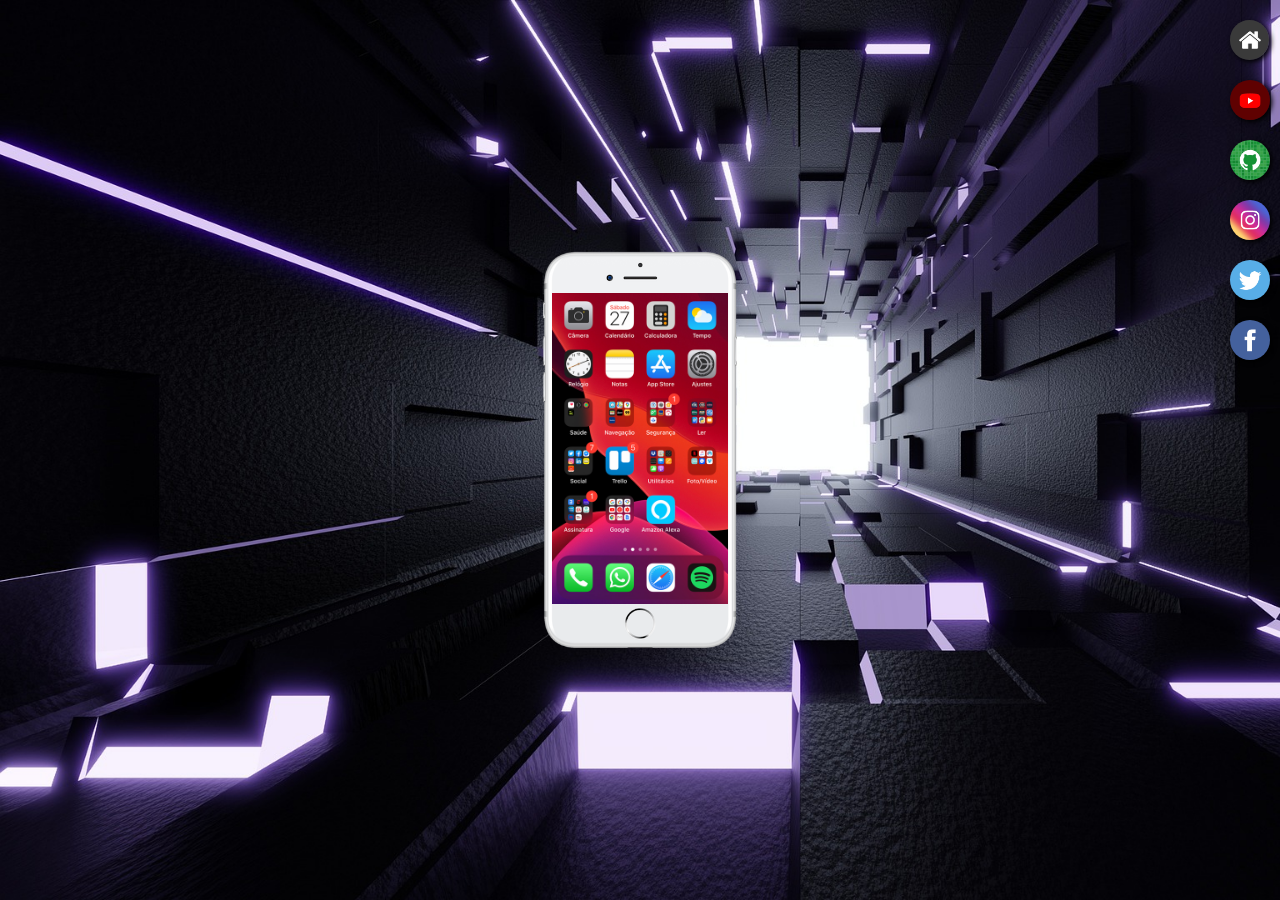
<file: index.html>
<!DOCTYPE html>
<html lang="en">
<head>
    <meta charset="UTF-8">
    <meta http-equiv="X-UA-Compatible" content="IE=edge">
    <meta name="viewport" content="width=device-width, initial-scale=1.0">
    <link rel="shortcut icon" href="favicon.ico" type="image/x-icon">
    <link rel="stylesheet" href="style.css">
    <title>Projeto redes</title>
</head>
<body>
    <main>
    </main>
    <iframe  src="home.html" name="ifr" frameborder="0"></iframe>

    <div id="icones">
        <a href="home.html" target="ifr"><div class="botao" id="home">
        </div></a>

        <a href="you.html" target="ifr"><div class="botao" id="youtube"></div>
        </a>

        <a href="git.html" target="ifr">
            <div class="botao" id="git"></div>
        </a>

        <a target="ifr" href="inst.html">
            <div class="botao" id="ins"></div>
        </a>

        <a target="ifr" href="twi.html">
            <div class="botao" id="twi"></div>
        </a>

        <a target="ifr" href="fac.html">
            <div class="botao" id="fac"></div>
        </a>
    </div>


    



</body>
</html>
</file>
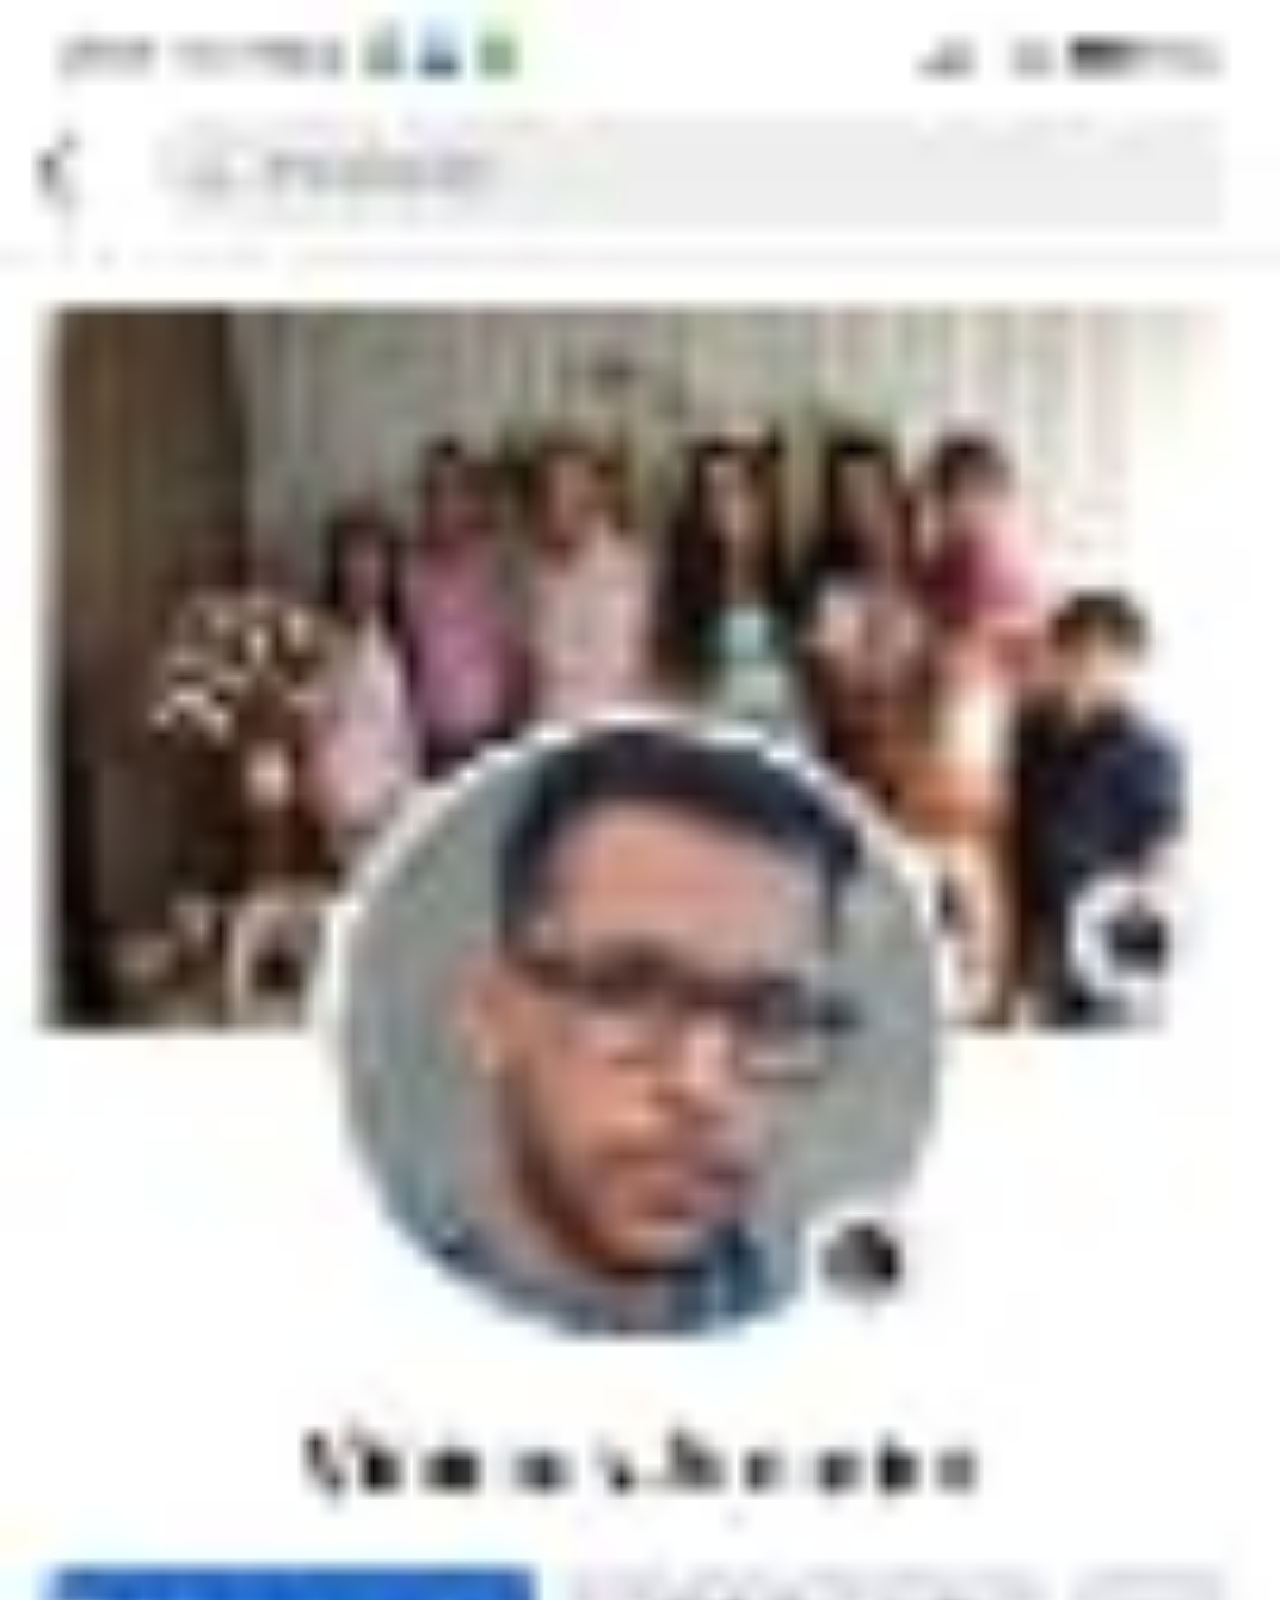
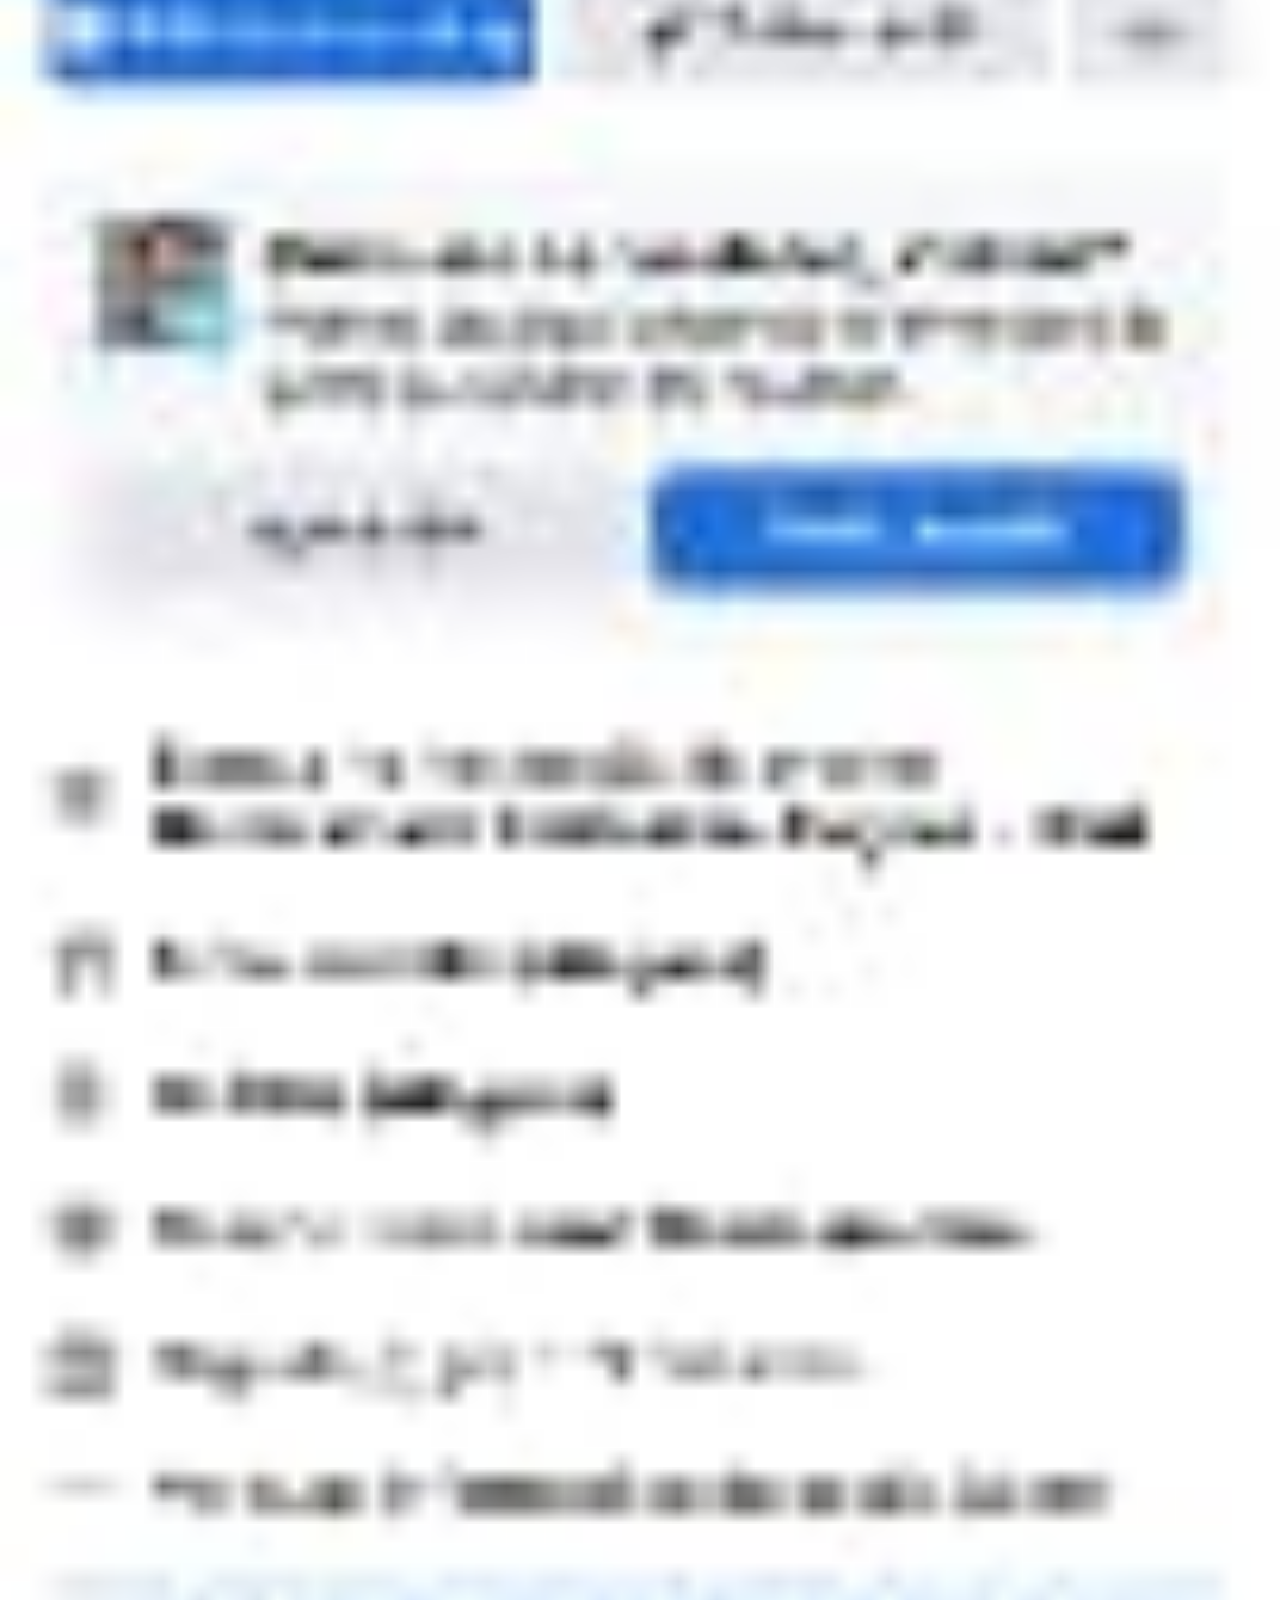
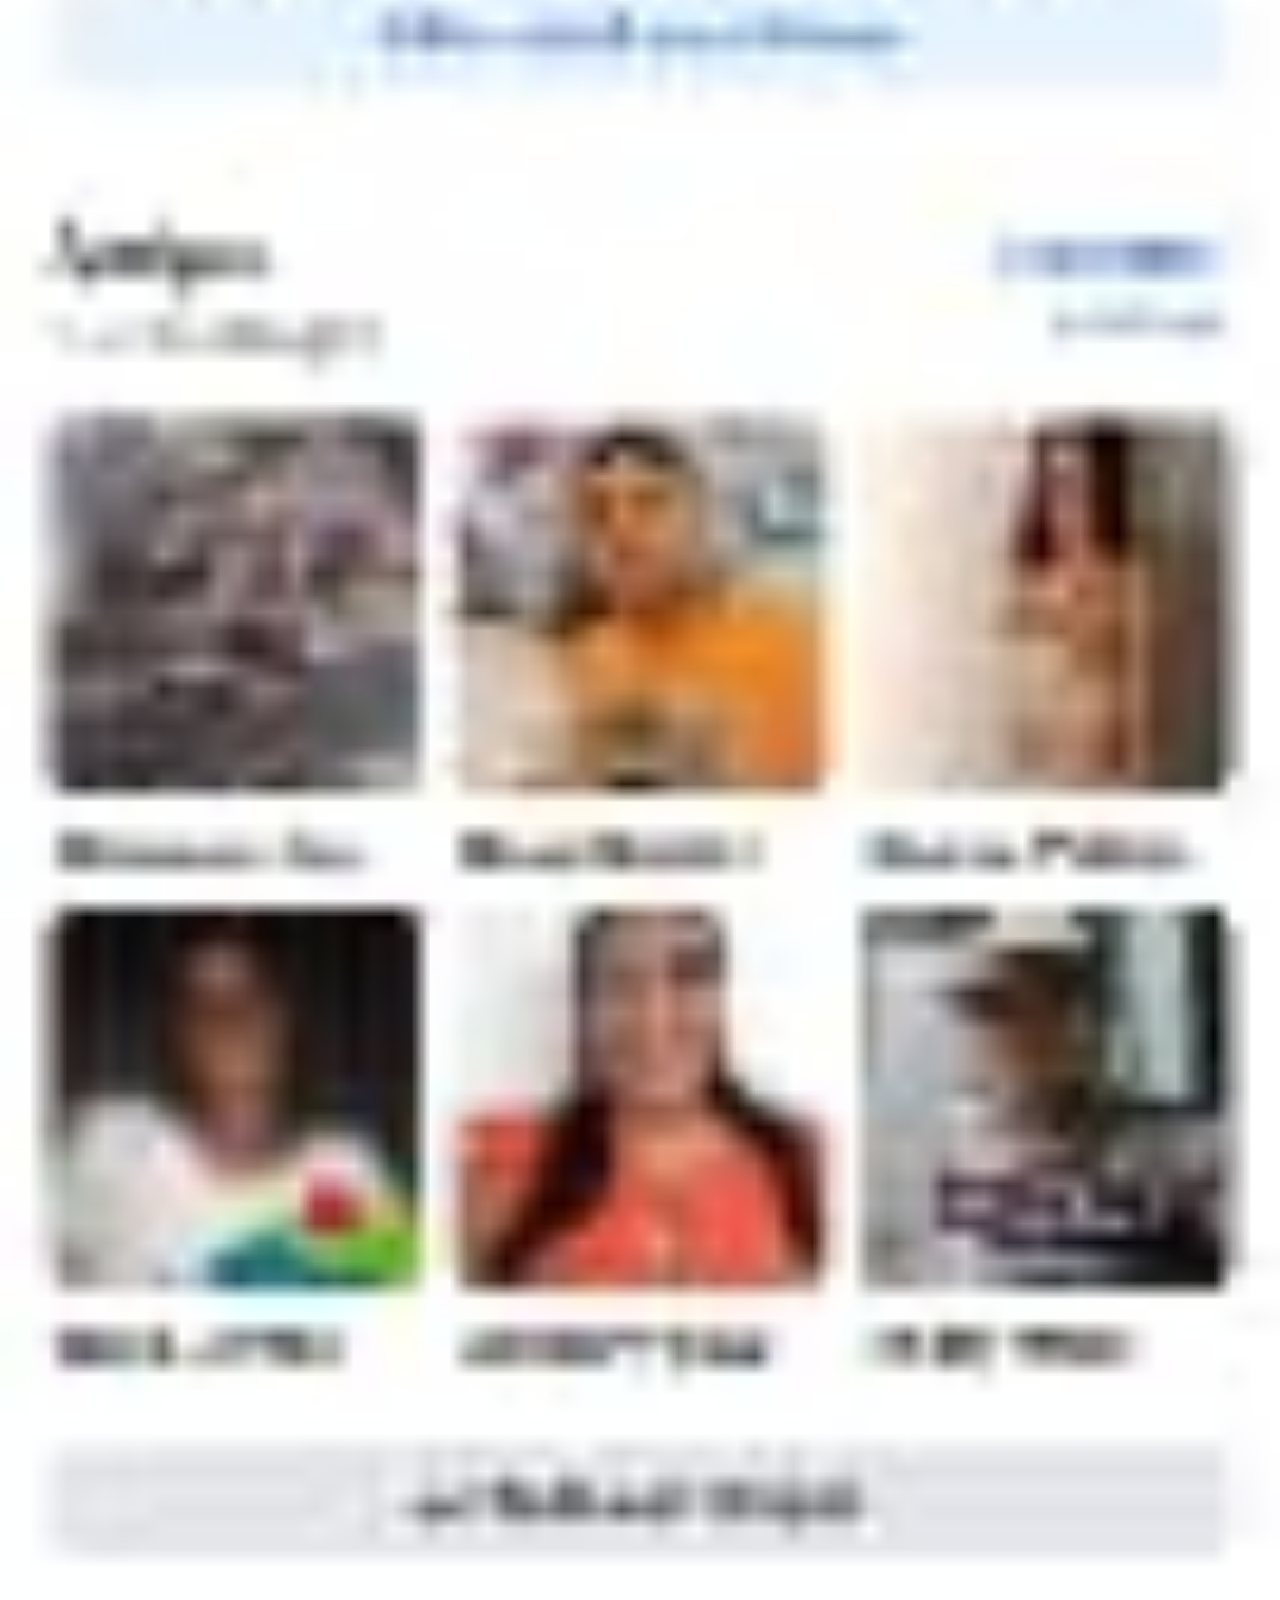
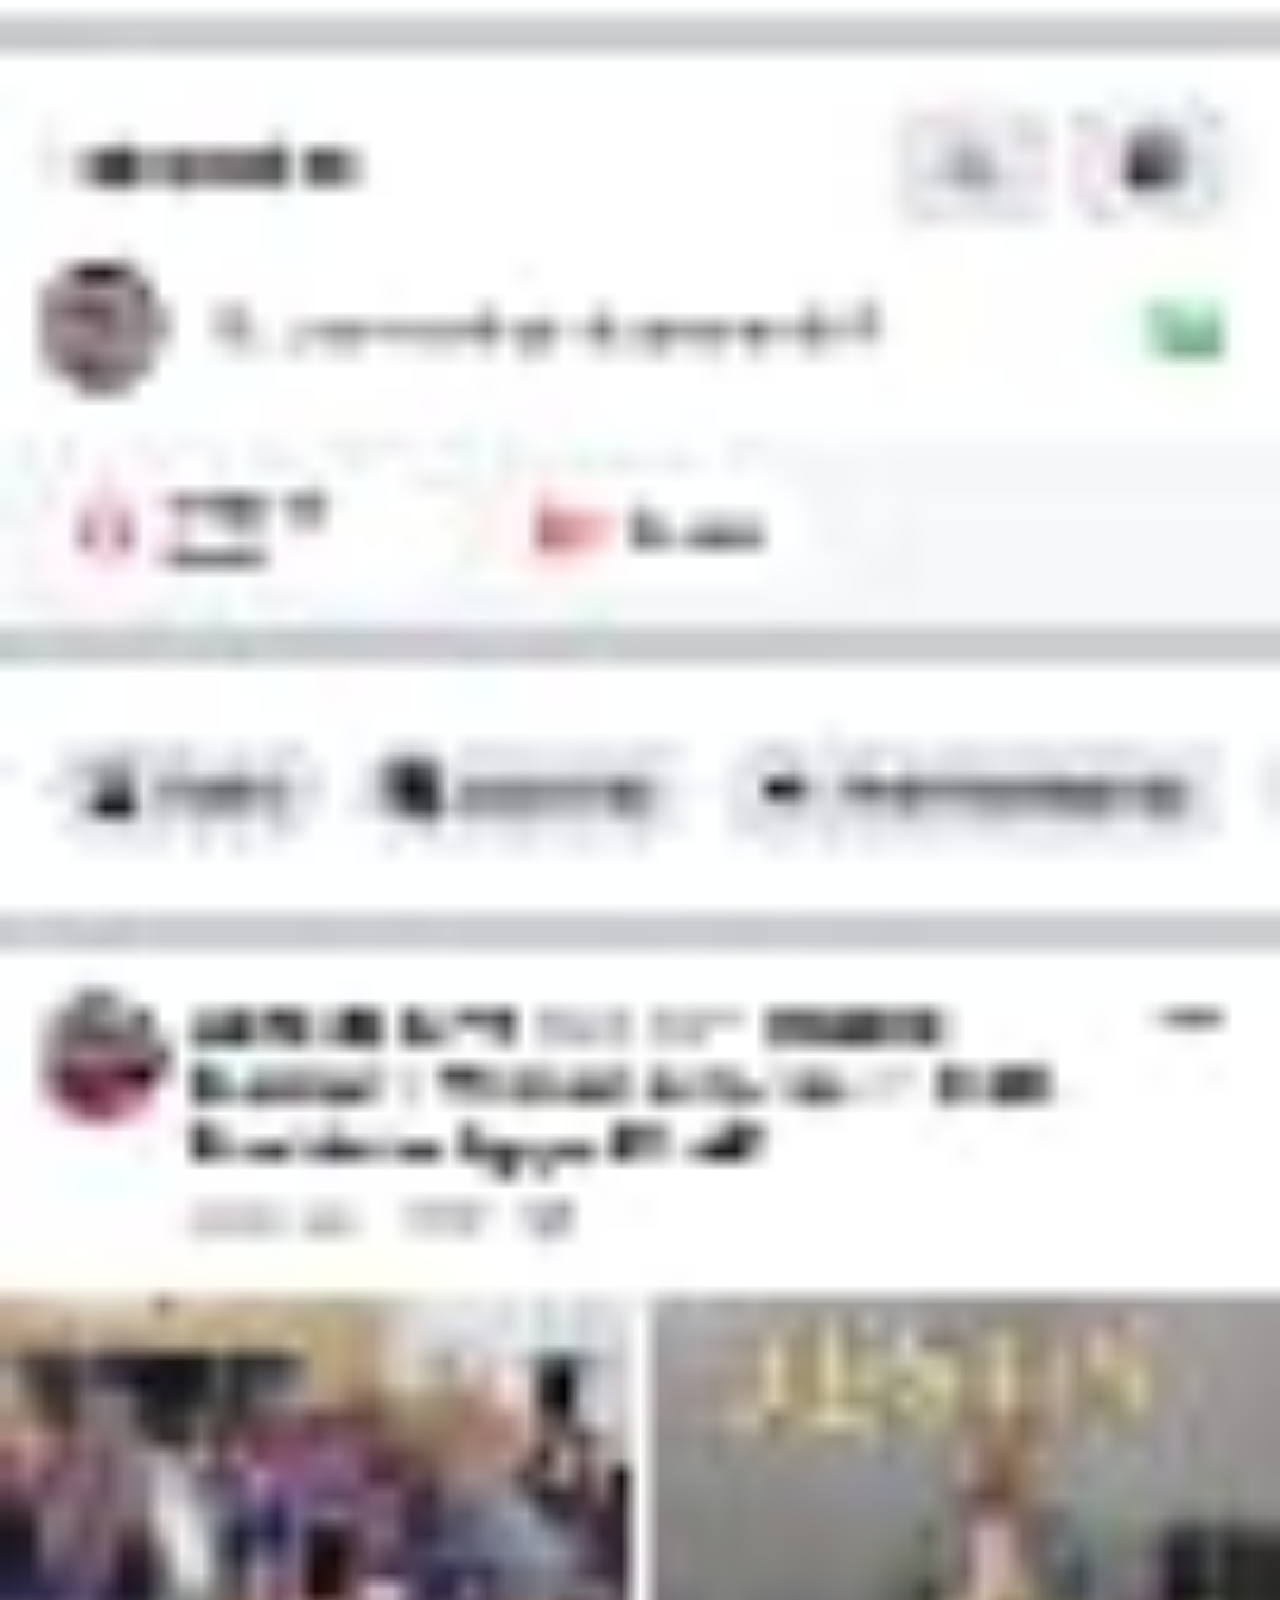
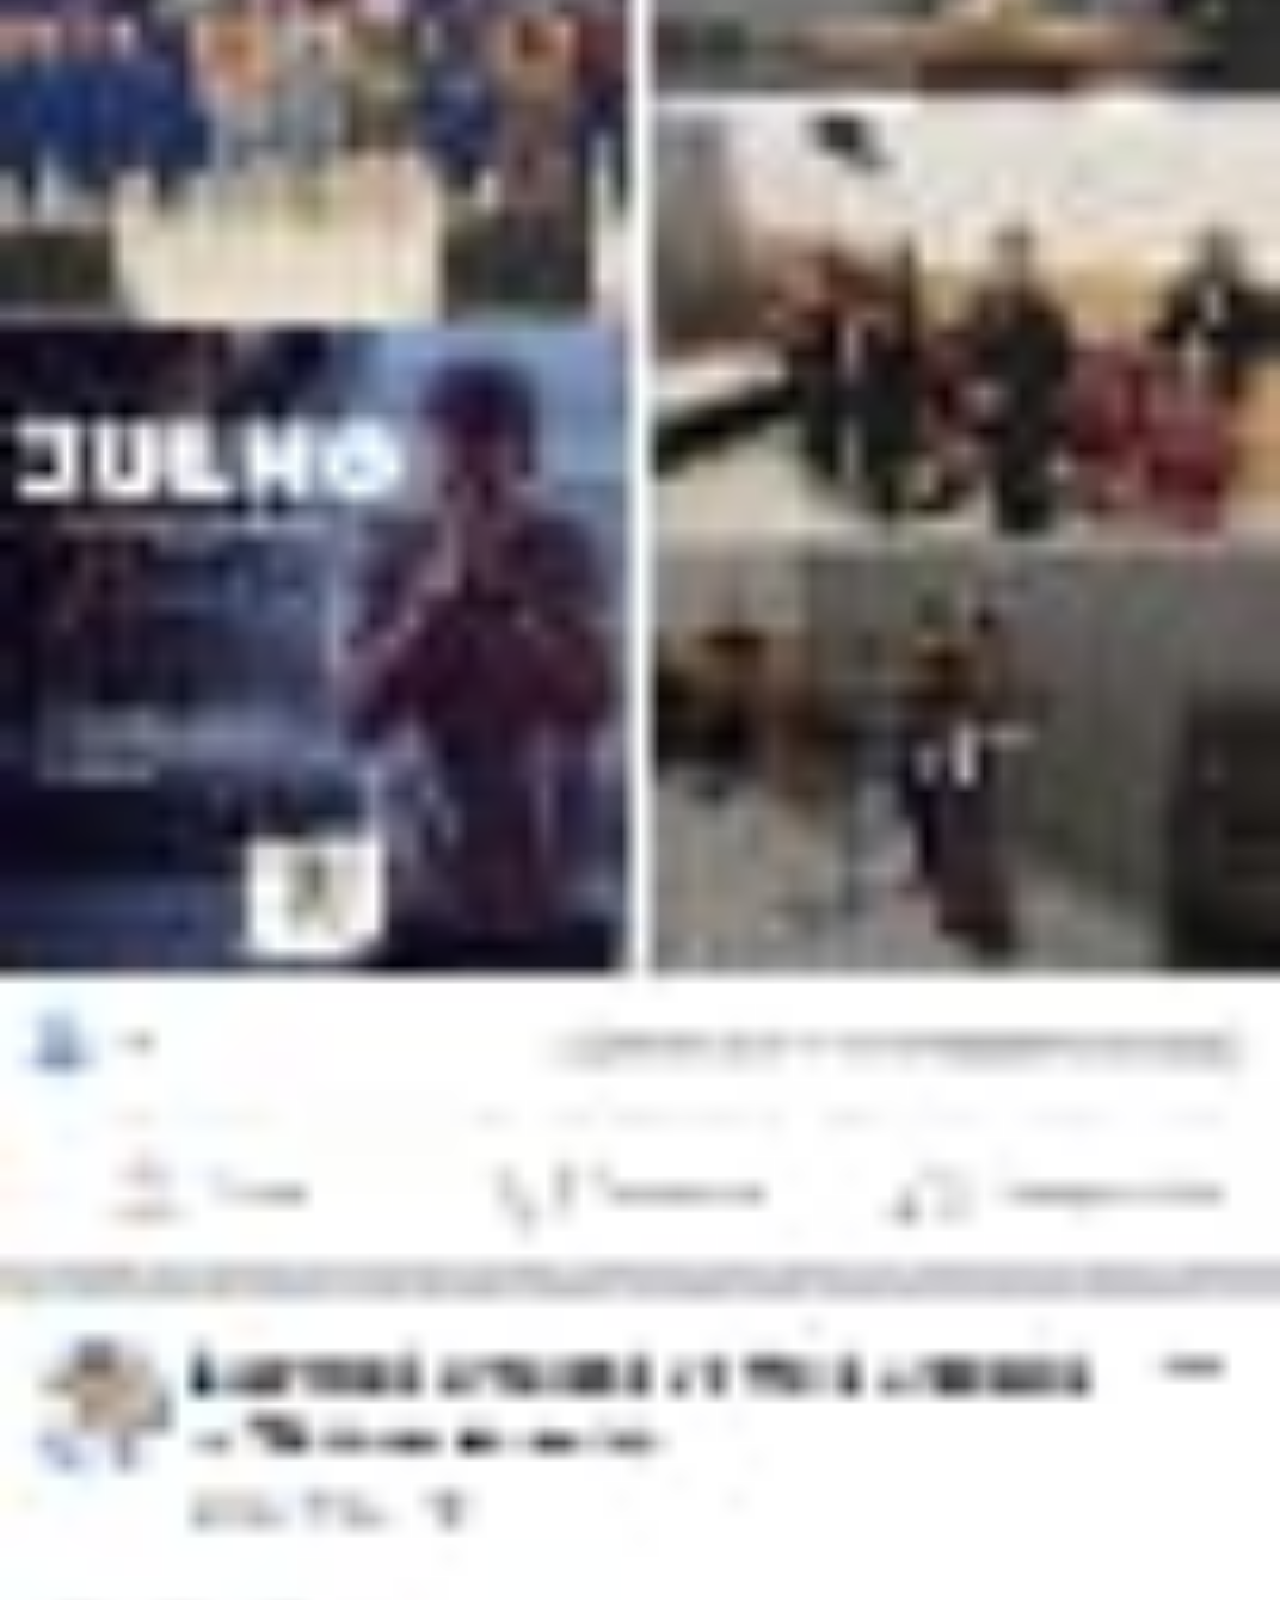
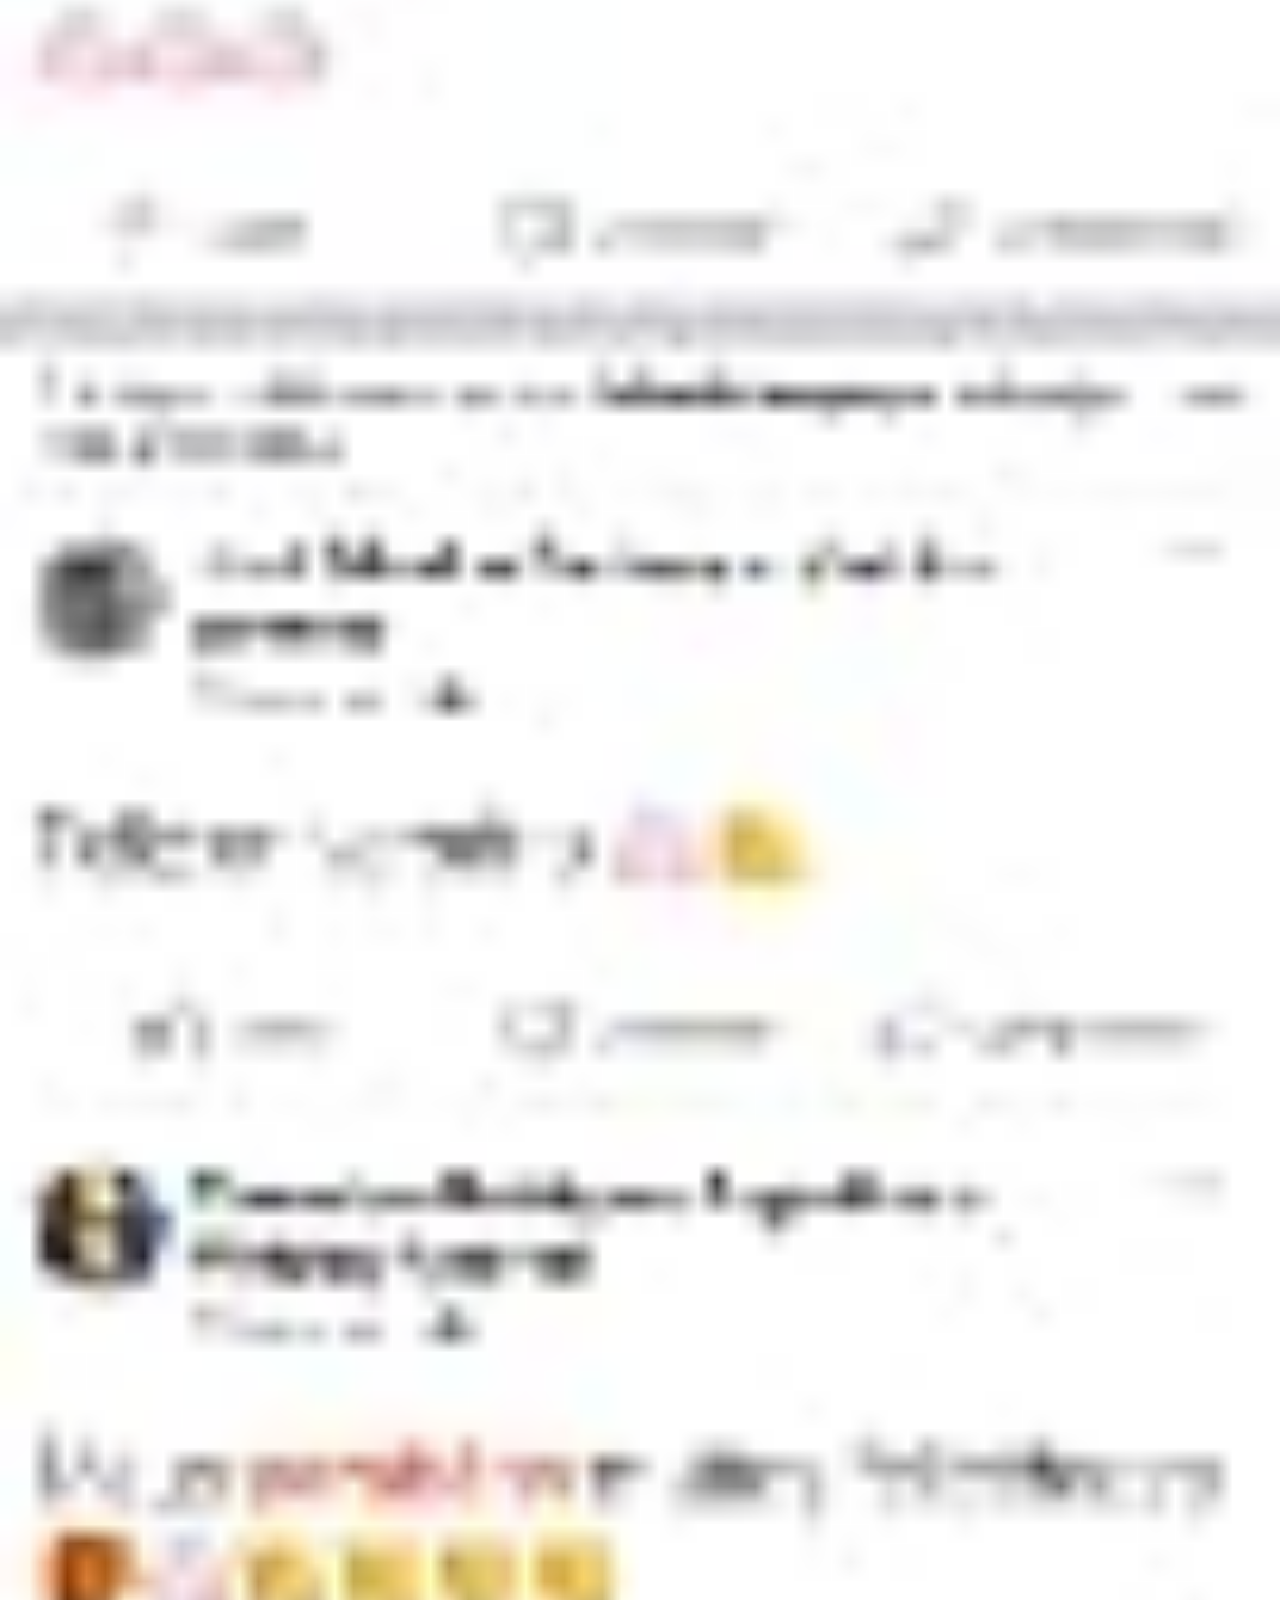
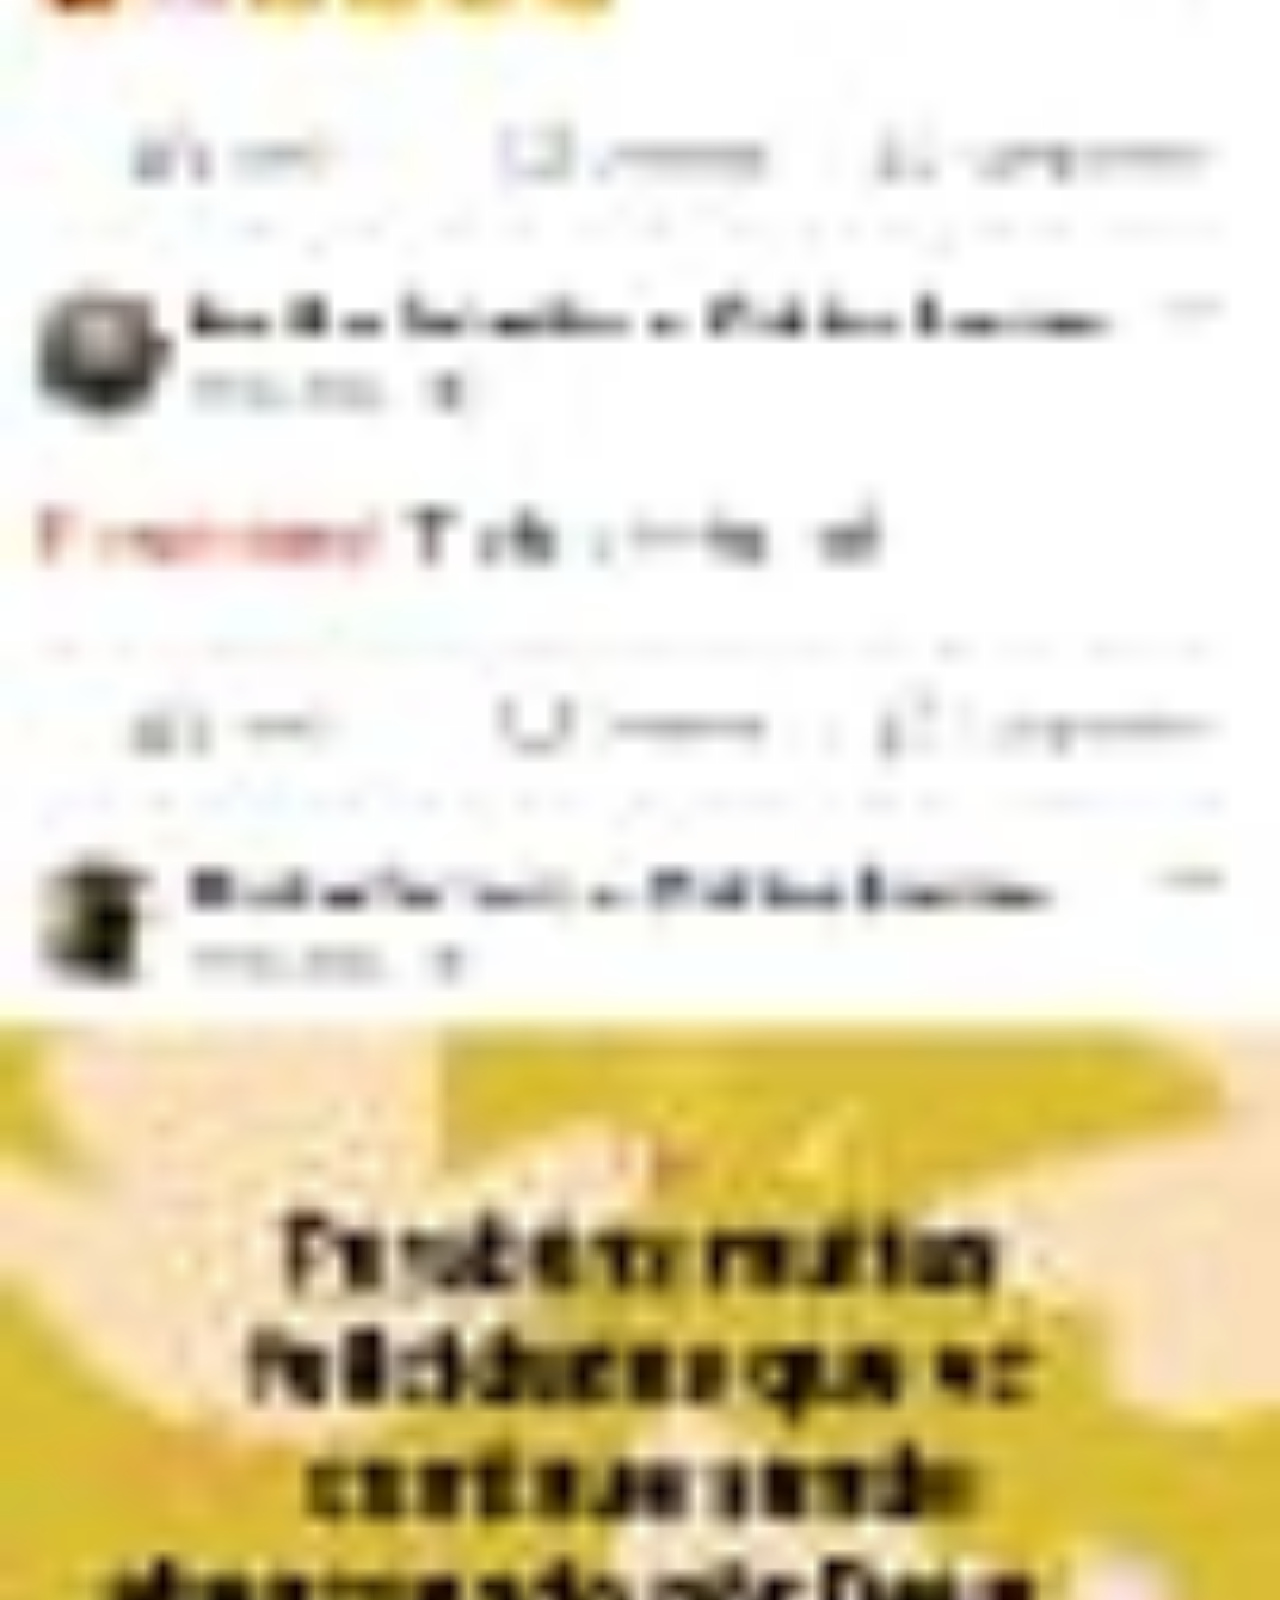
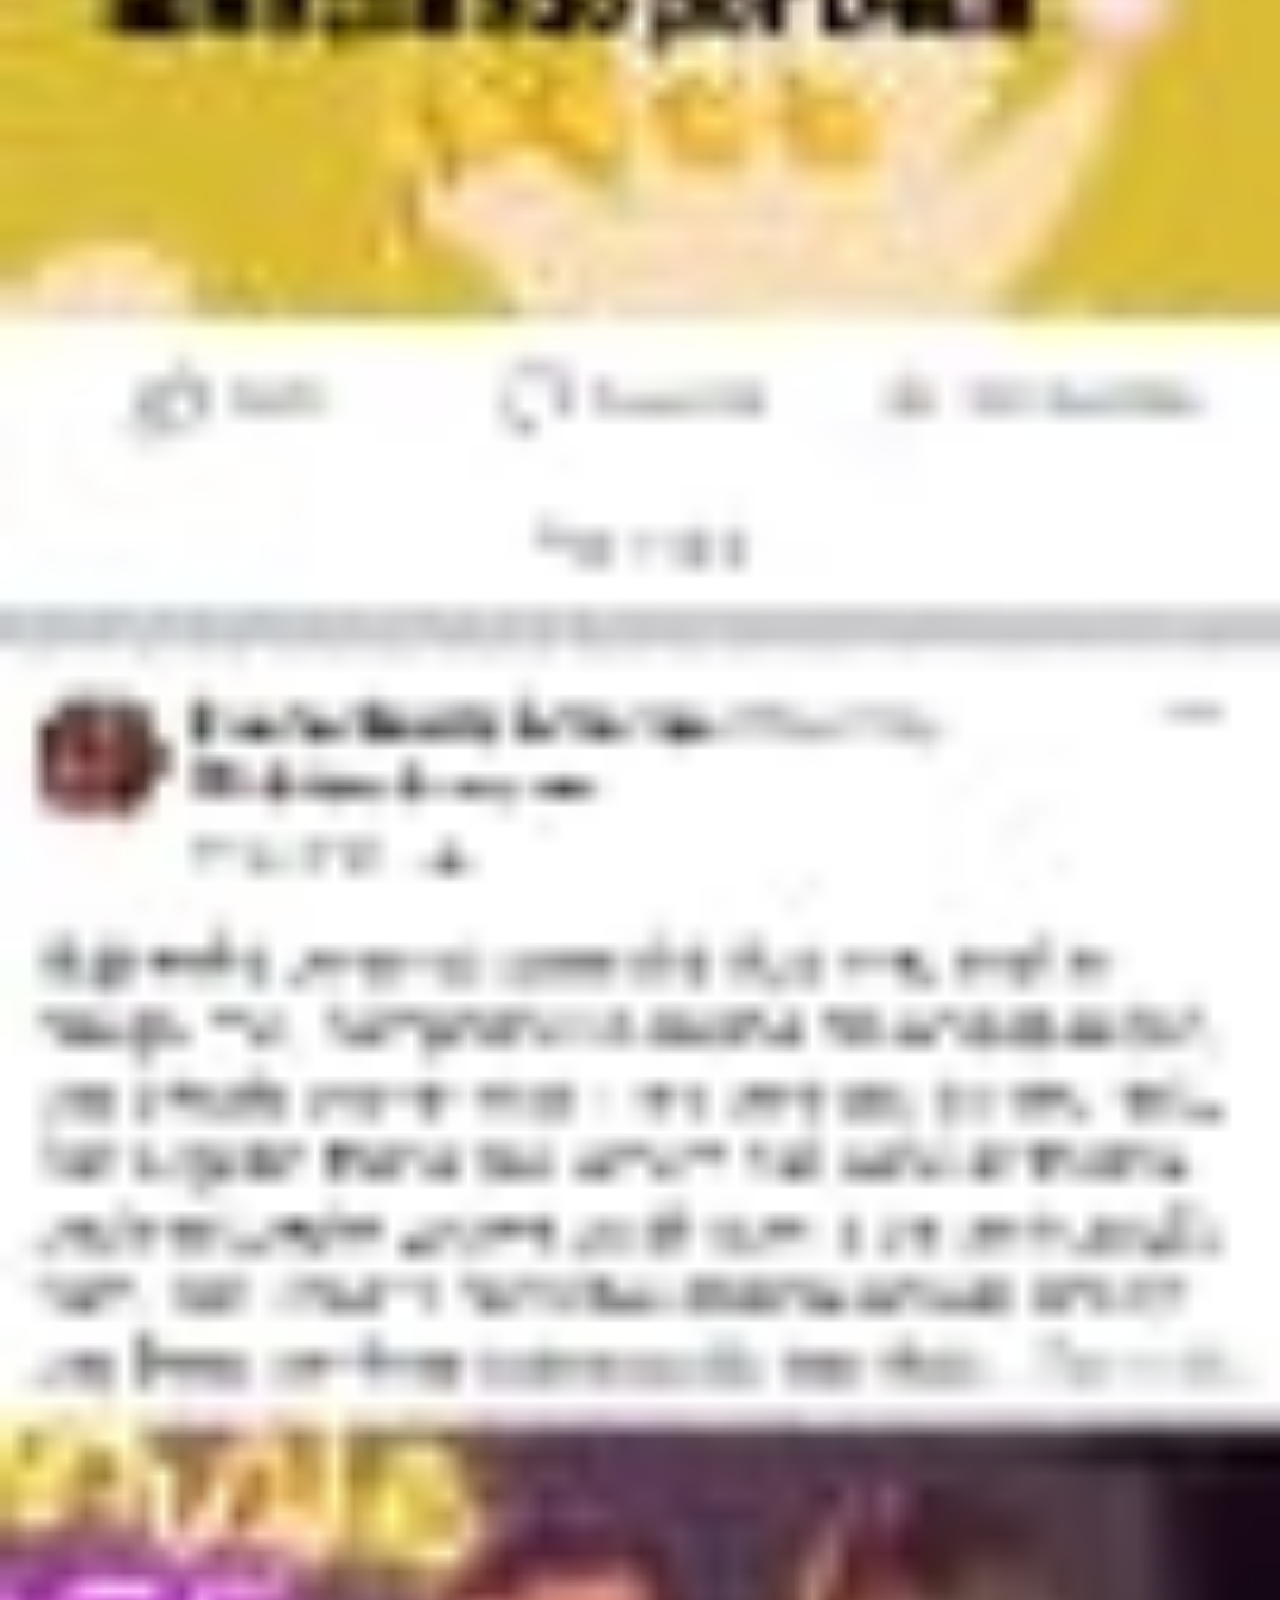
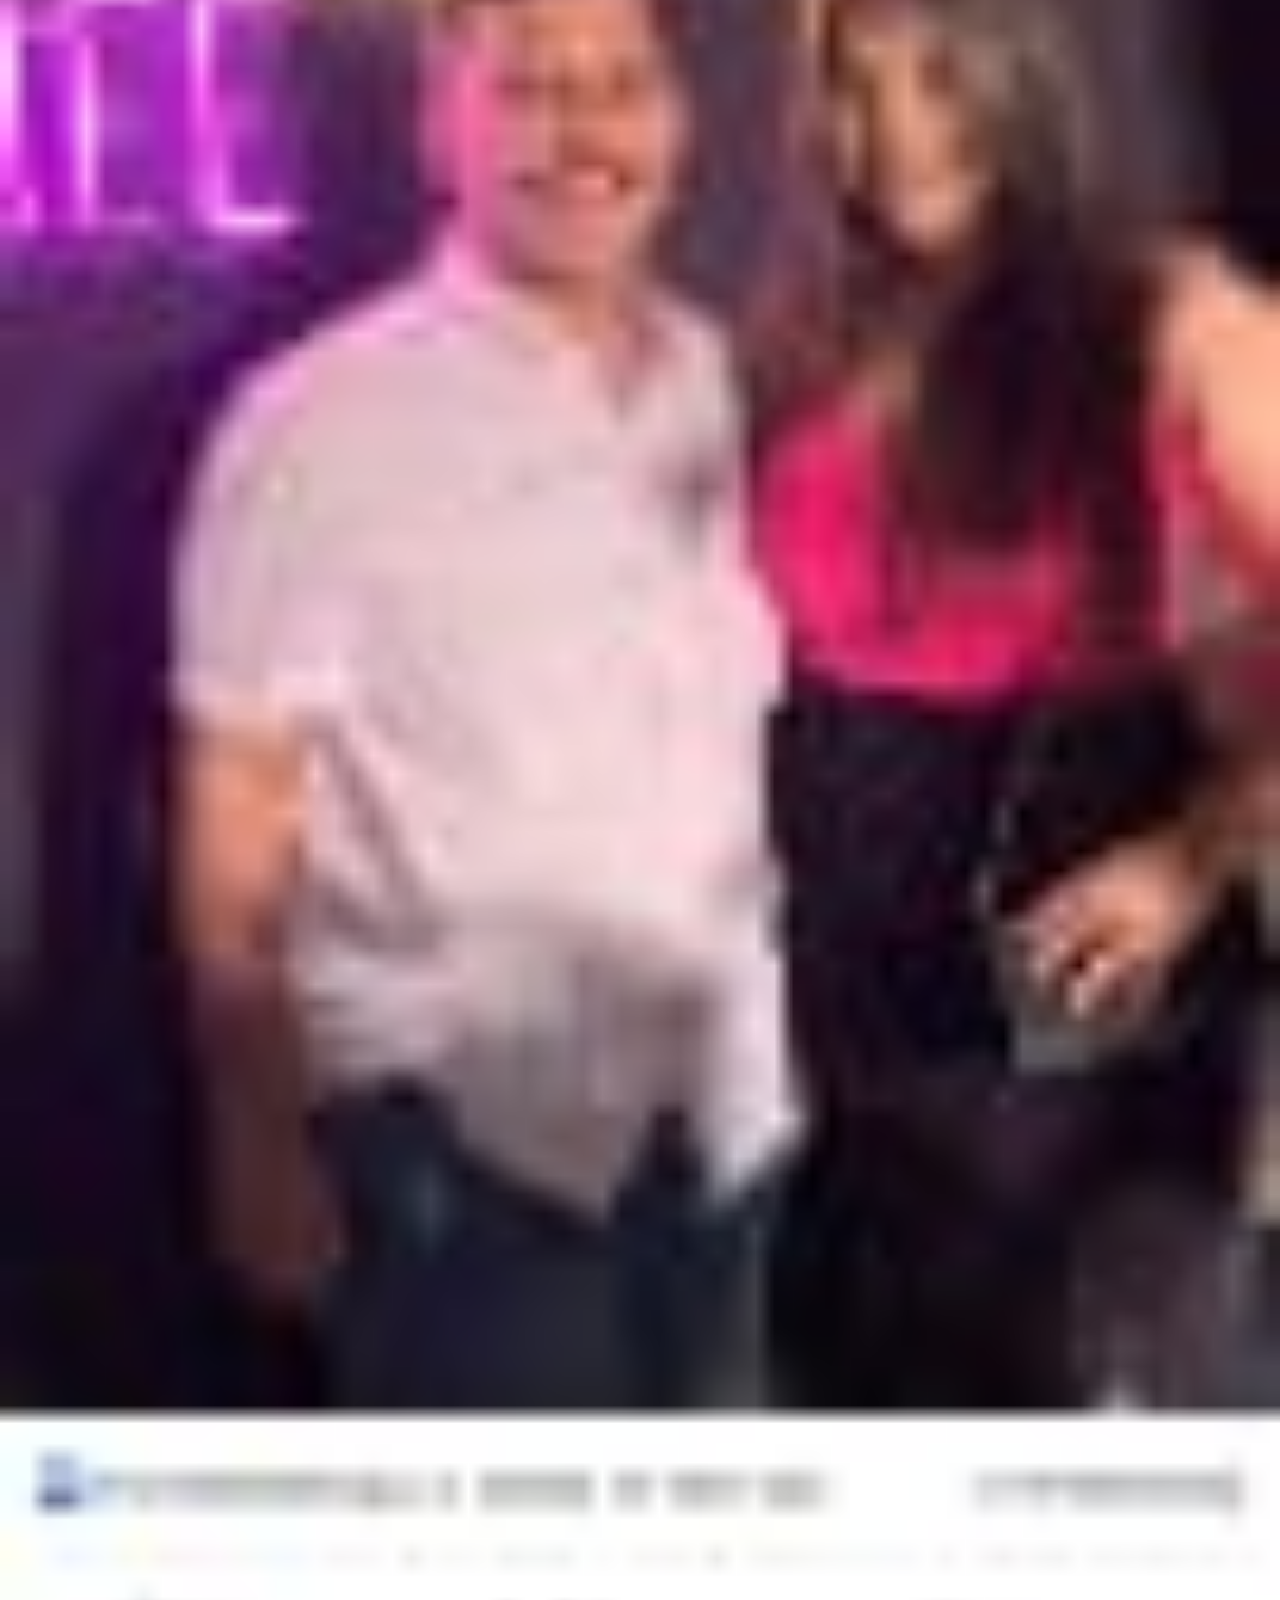
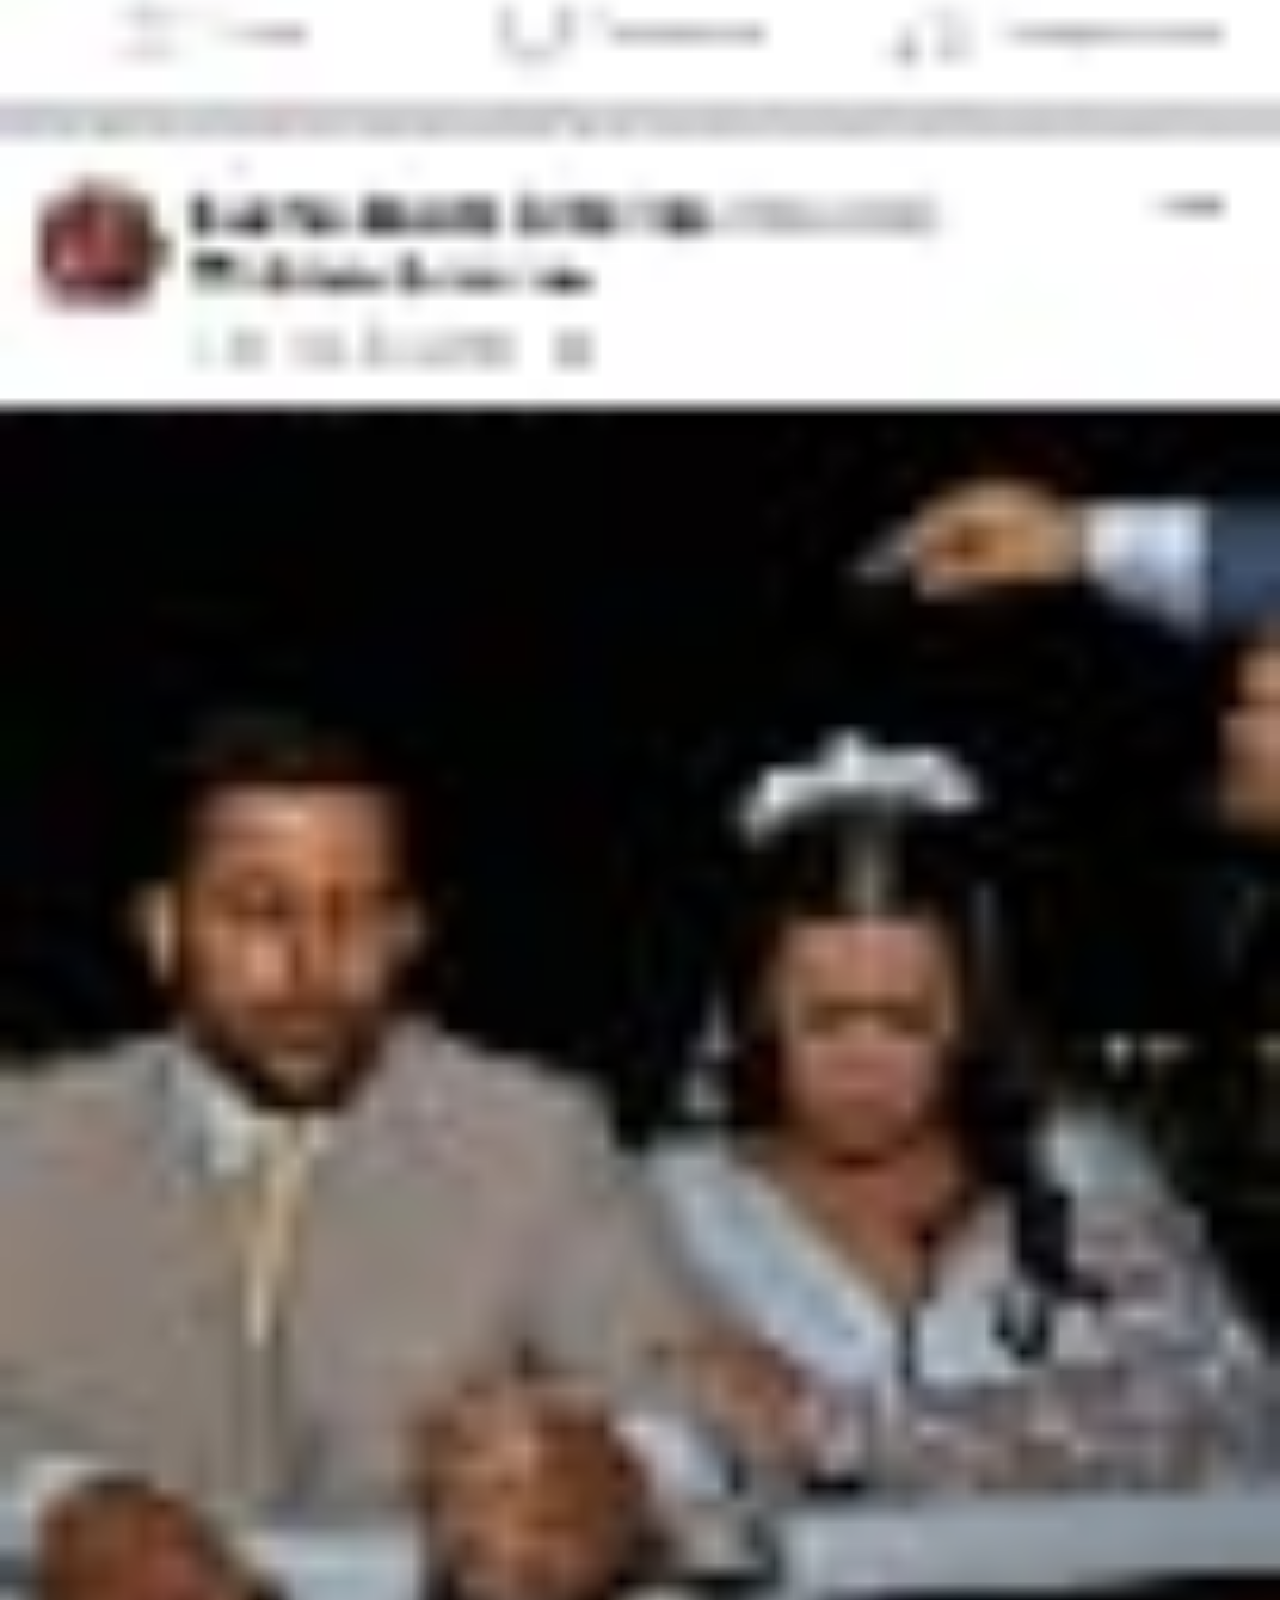
<file: fac.html>
<!DOCTYPE html>
<html lang="en">
<head>
    <meta charset="UTF-8">
    <meta http-equiv="X-UA-Compatible" content="IE=edge">
    <meta name="viewport" content="width=device-width, initial-scale=1.0">
    <title>youtube</title>
    <style>
    
        *{
            margin: 0px;
            padding: 0px;
        }

        img{
            width: 100vw;
            padding-bottom: 0px;
        }

        ::-webkit-scrollbar{
            width: 0px;
            height: 0px;
        }
    </style>
</head>
<body>
    <img src="imagens/minhas imagens/face.jpeg" alt="">
    
</body>
</html>
</file>
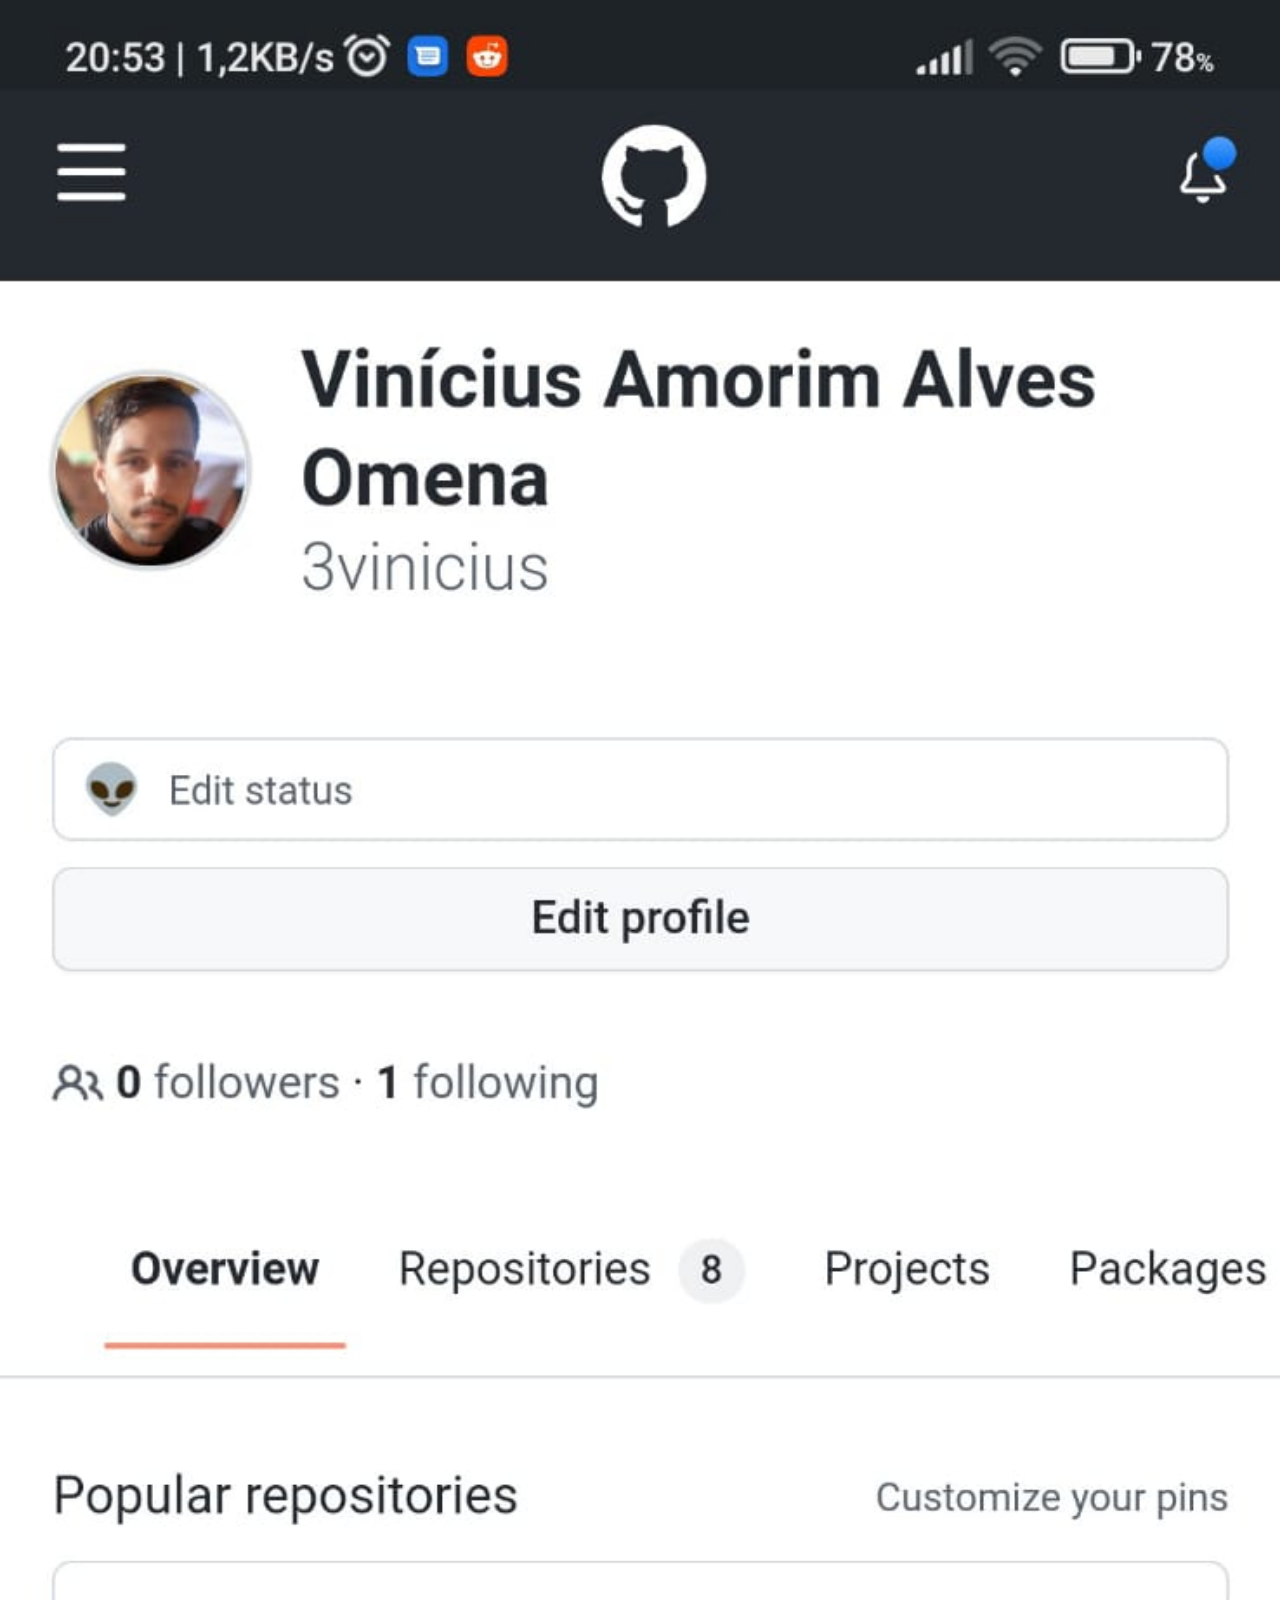
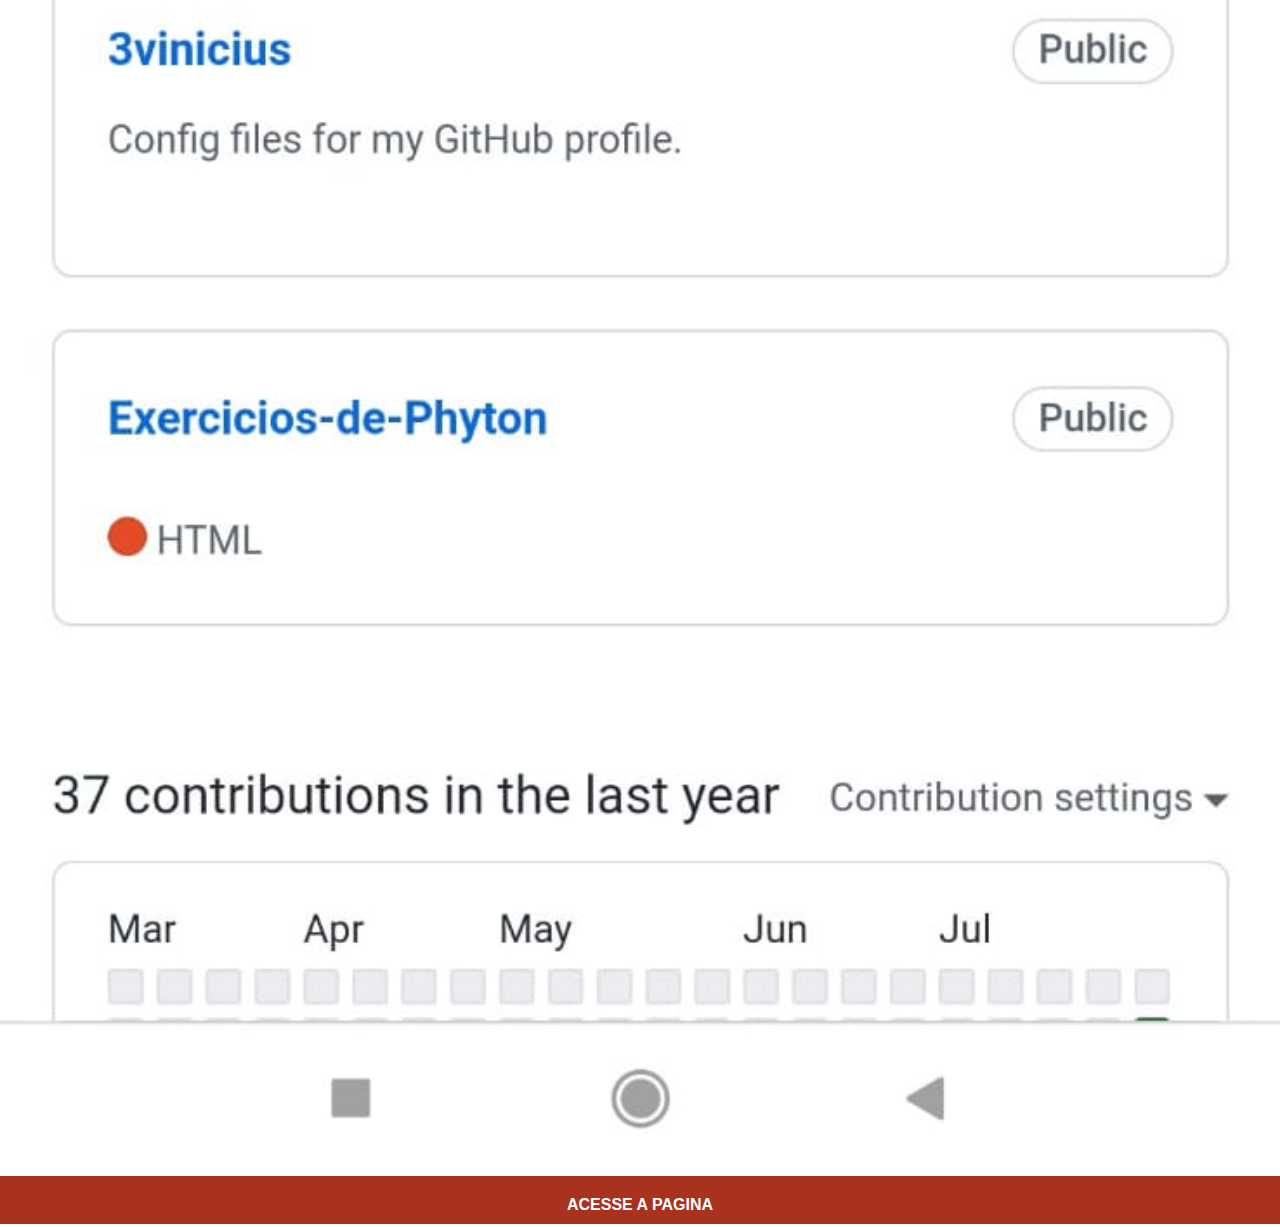
<file: git.html>
<!DOCTYPE html>
<html lang="en">
<head>
    <meta charset="UTF-8">
    <meta http-equiv="X-UA-Compatible" content="IE=edge">
    <meta name="viewport" content="width=device-width, initial-scale=1.0">
    <title>youtube</title>
    <style>
    
        *{
            margin: 0px;
            padding: 0px;
        }

        img{
            width: 100vw;
            padding-bottom: 0px;
        }

        ::-webkit-scrollbar{
            width: 0px;
            height: 0px;
        }
        div{
            position: relative;
            font-family: Arial, Helvetica, sans-serif;
            color: white;
            background-color: rgb(168, 50, 29);
            text-align: center;
            padding-bottom: 10px;
            padding-top: 20px;
            width: 100vw;
            font-weight: bold;
            top: -3px;
        }
    </style>
</head>
<body>
    <img src="imagens/minhas imagens/git.jpeg" alt="">
    <div> <p>ACESSE A PAGINA</p></div>
</body>
</html>
</file>
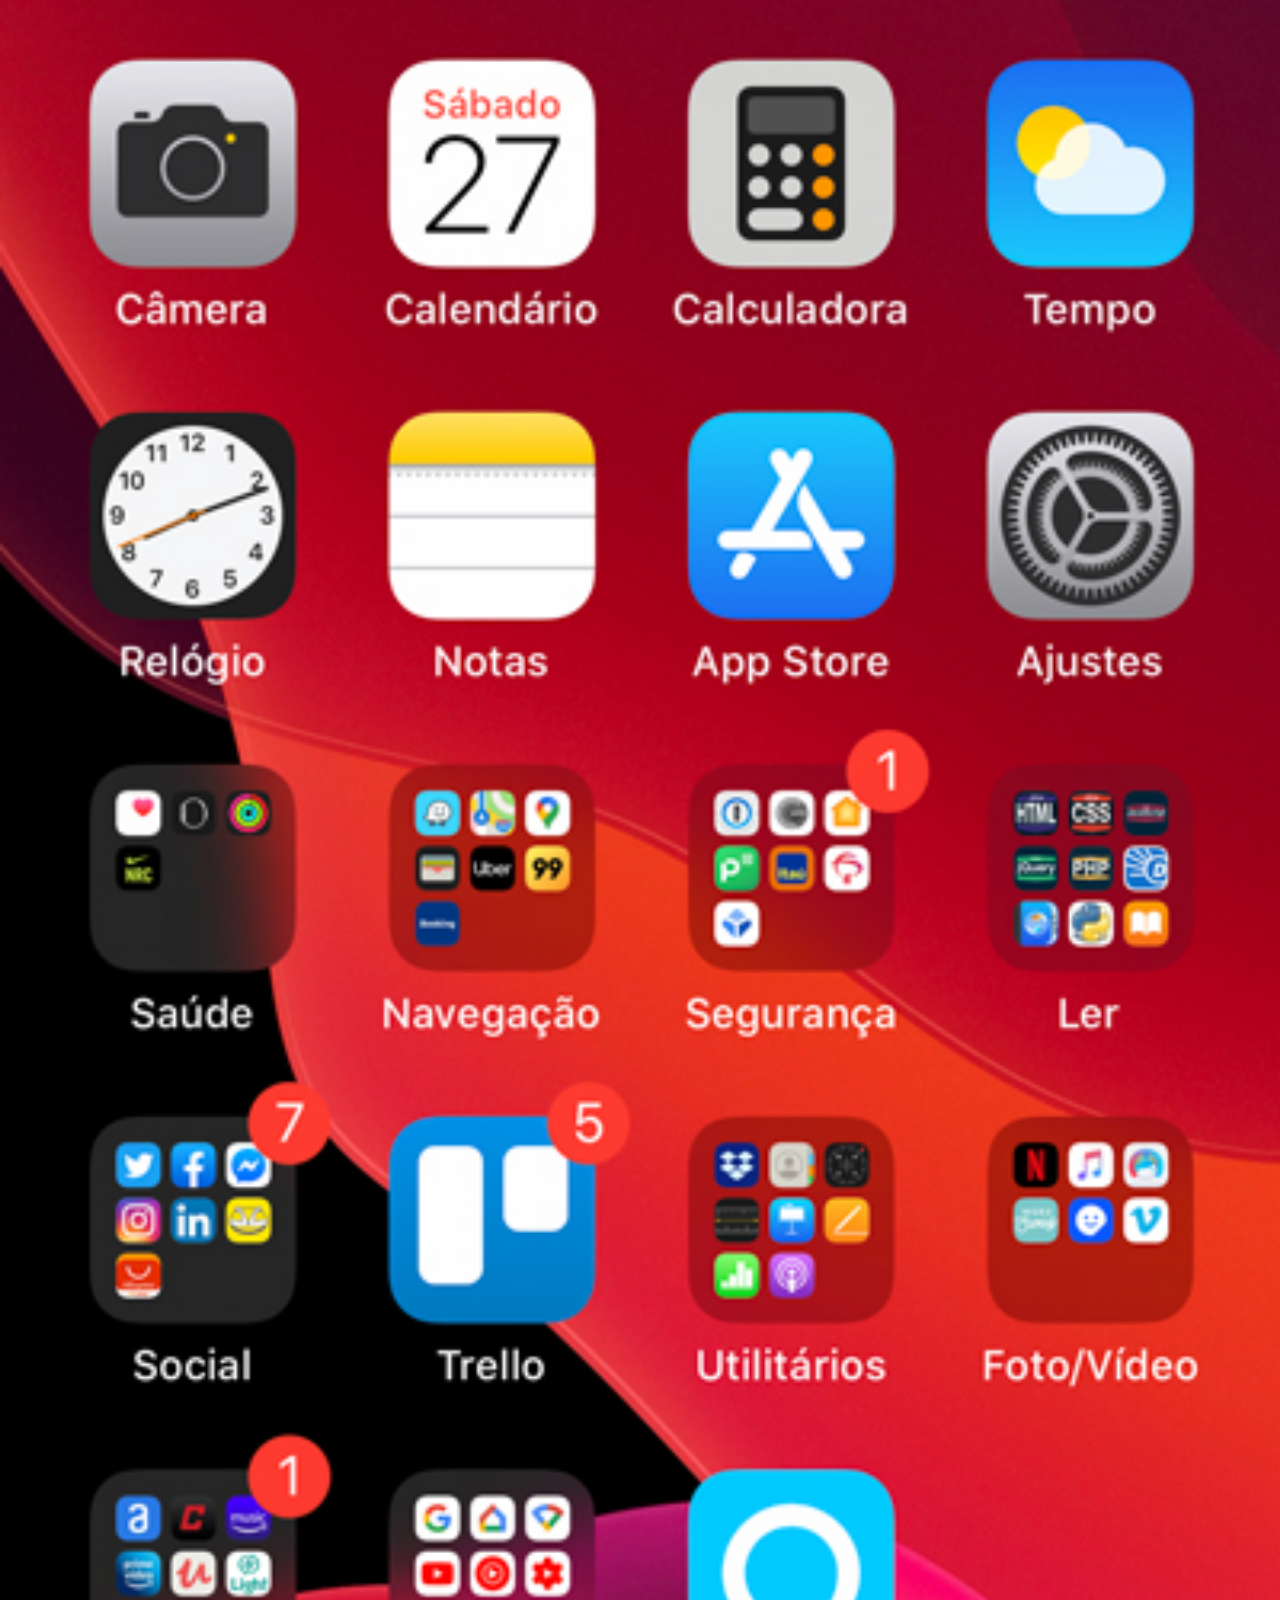
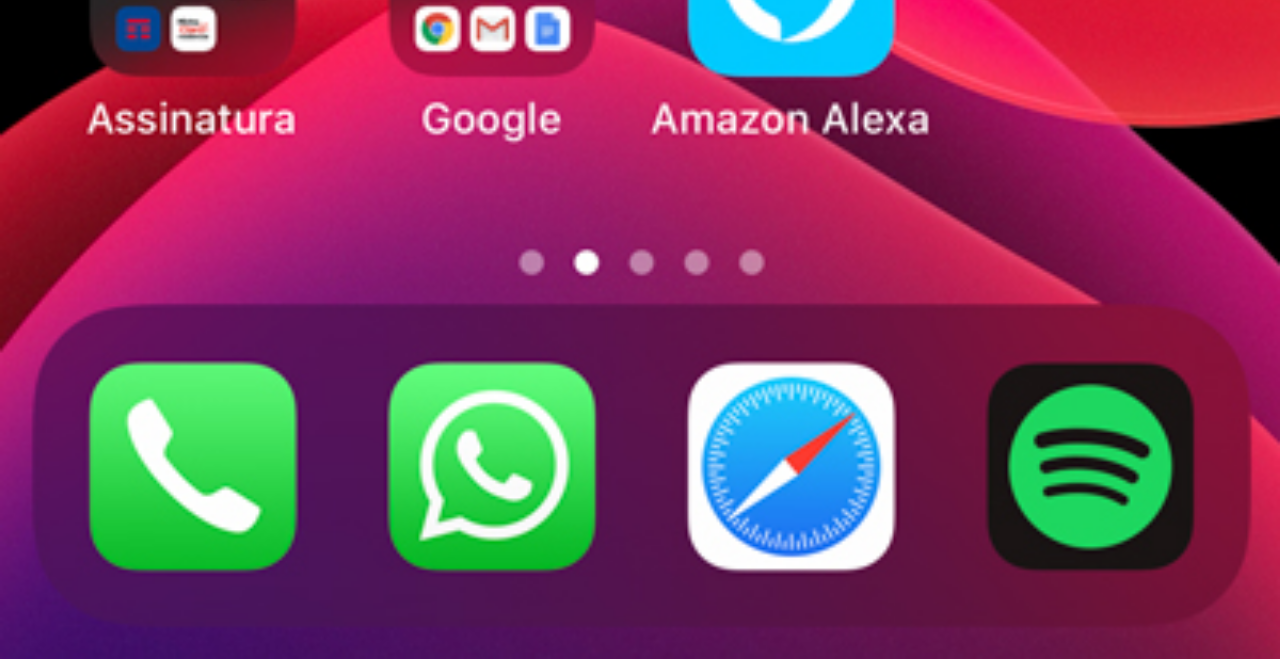
<file: home.html>
<!DOCTYPE html>
<html lang="en">
<head>
    <meta charset="UTF-8">
    <meta http-equiv="X-UA-Compatible" content="IE=edge">
    <meta name="viewport" content="width=device-width, initial-scale=1.0">
    <title>youtube</title>
    <style>
    
        *{
            margin: 0px;
            padding: 0px;
        }

        img{
            width: 100vw;
            padding-bottom: 0px;
        }

        ::-webkit-scrollbar{
            width: 0px;
            height: 0px;
        }
    </style>
</head>
<body>
    <img src="imagens/tela-home.jpg" alt="">
    
</body>
</html>
</file>
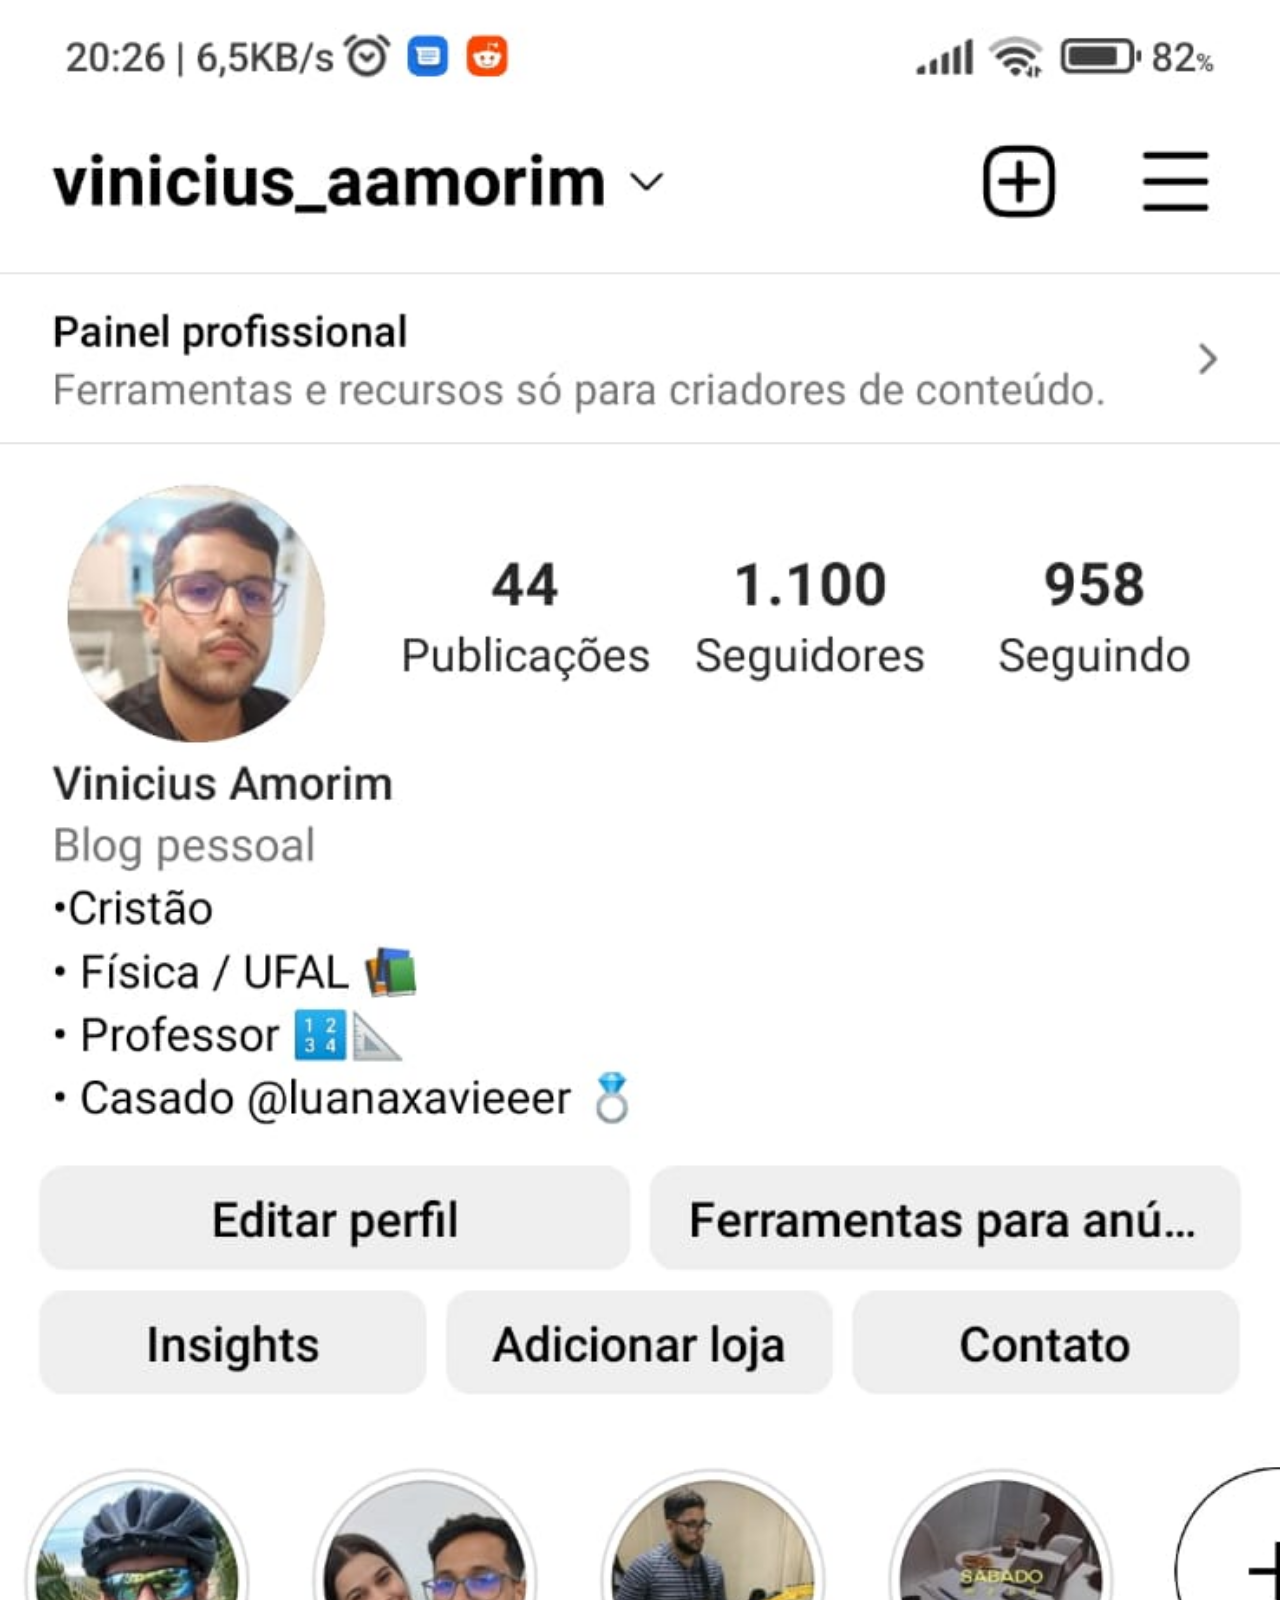
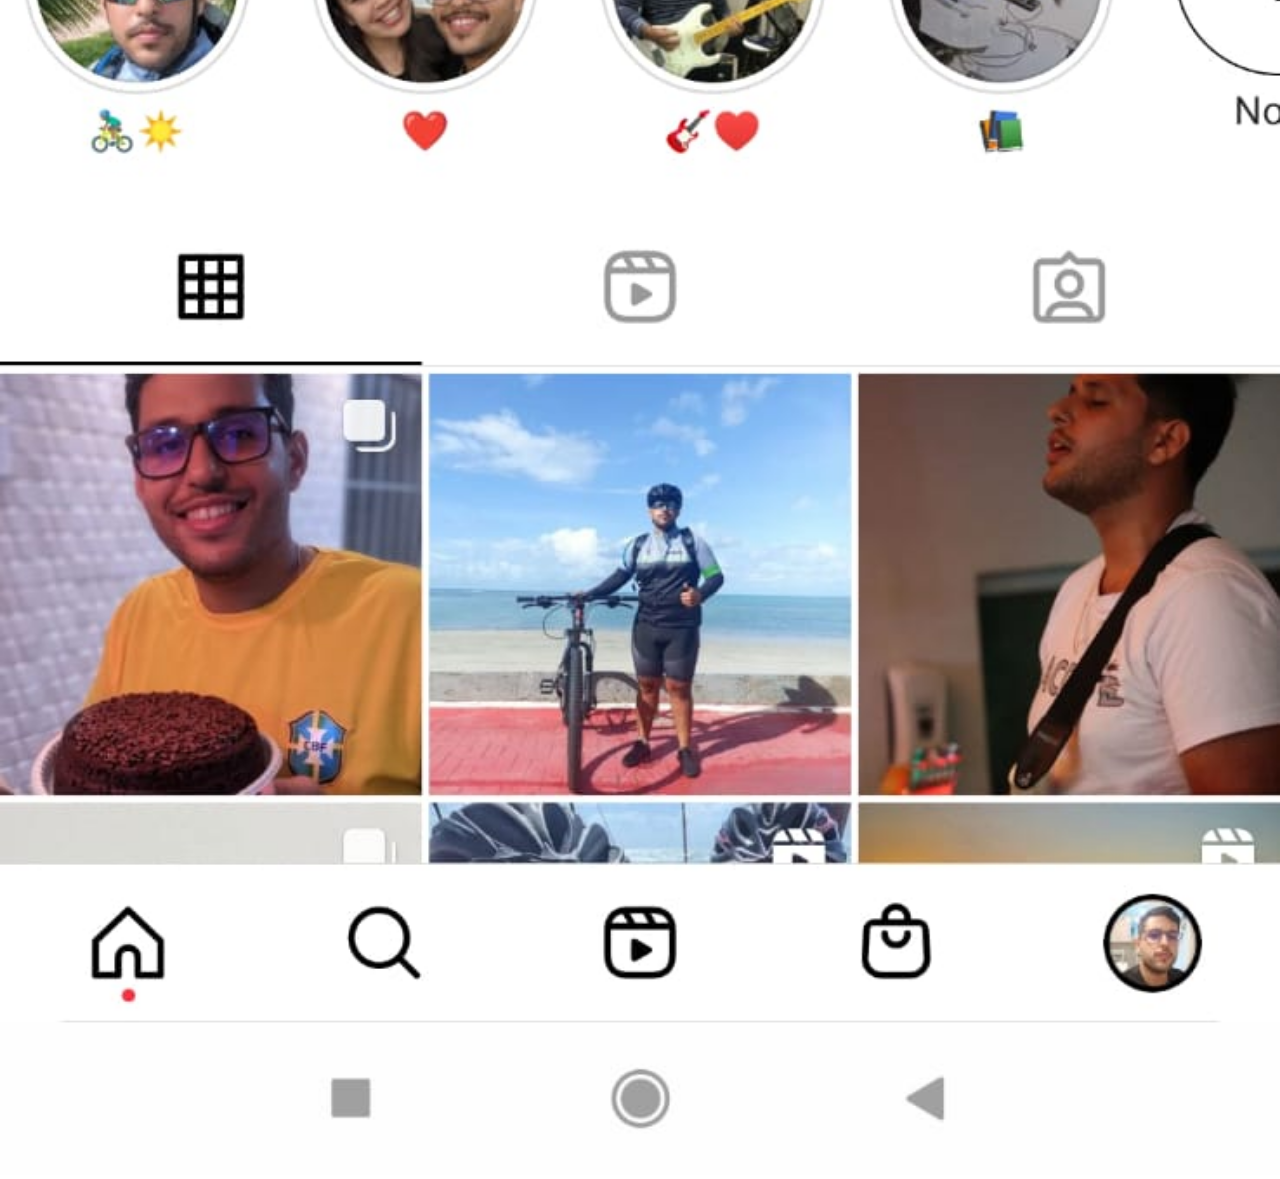
<file: inst.html>
<!DOCTYPE html>
<html lang="en">
<head>
    <meta charset="UTF-8">
    <meta http-equiv="X-UA-Compatible" content="IE=edge">
    <meta name="viewport" content="width=device-width, initial-scale=1.0">
    <title>youtube</title>
    <style>
    
        *{
            margin: 0px;
            padding: 0px;
        }

        img{
            width: 100vw;
            padding-bottom: 0px;
        }

        ::-webkit-scrollbar{
            width: 0px;
            height: 0px;
        }
    </style>
</head>
<body>
    <img src="imagens/minhas imagens/inst.jpeg" alt="">
    
</body>
</html>
</file>
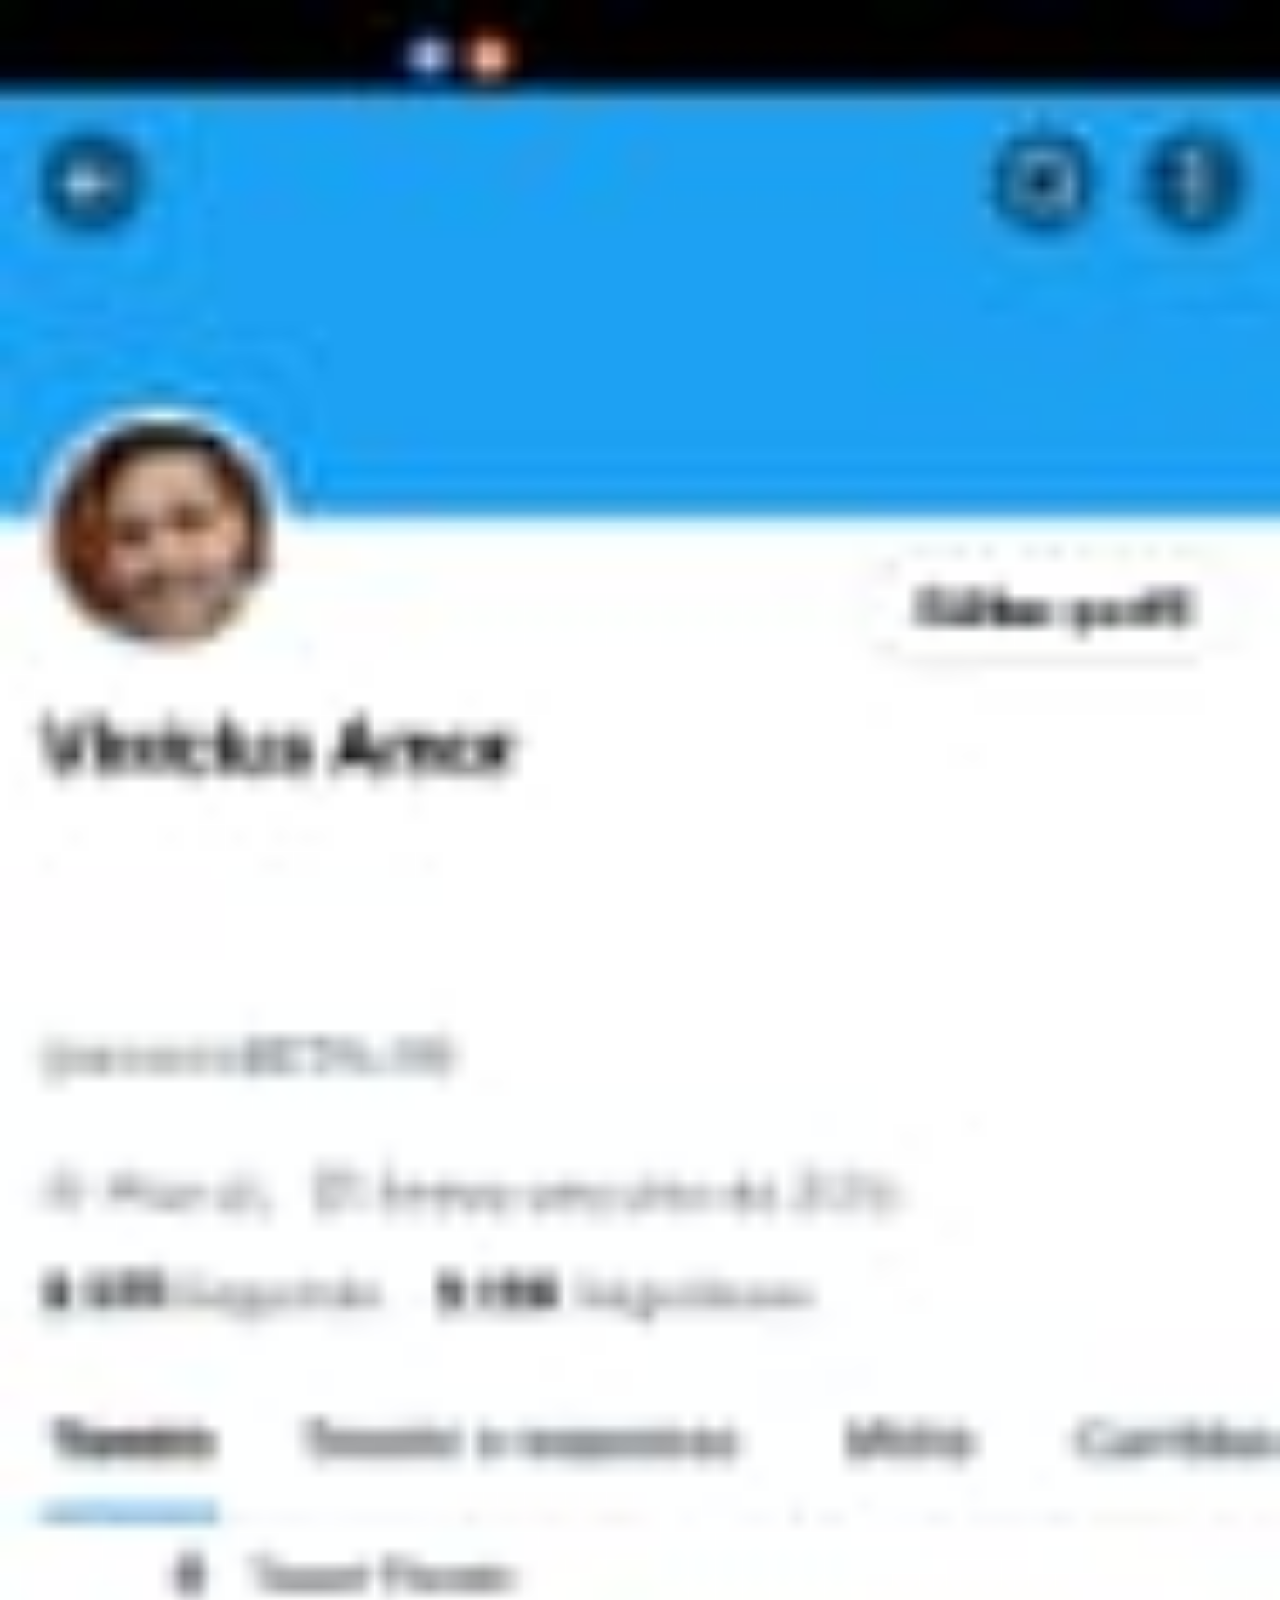
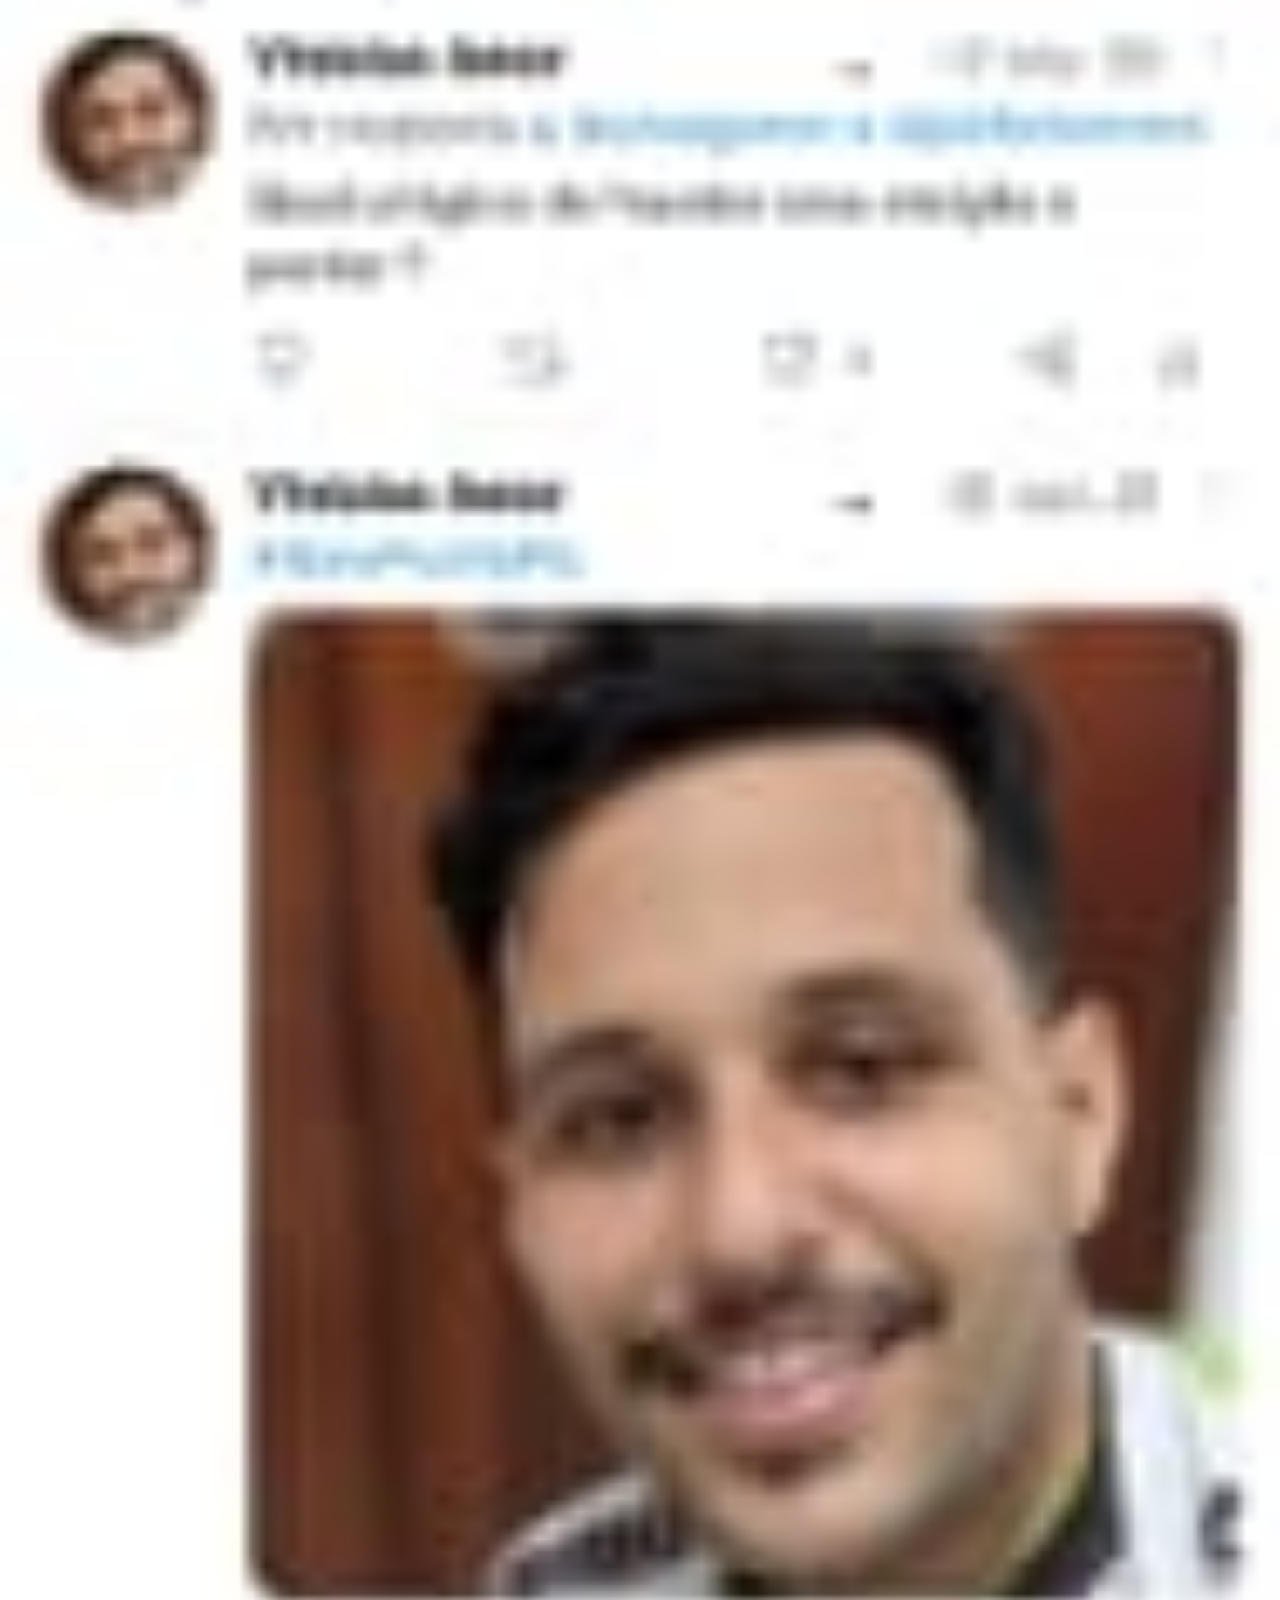
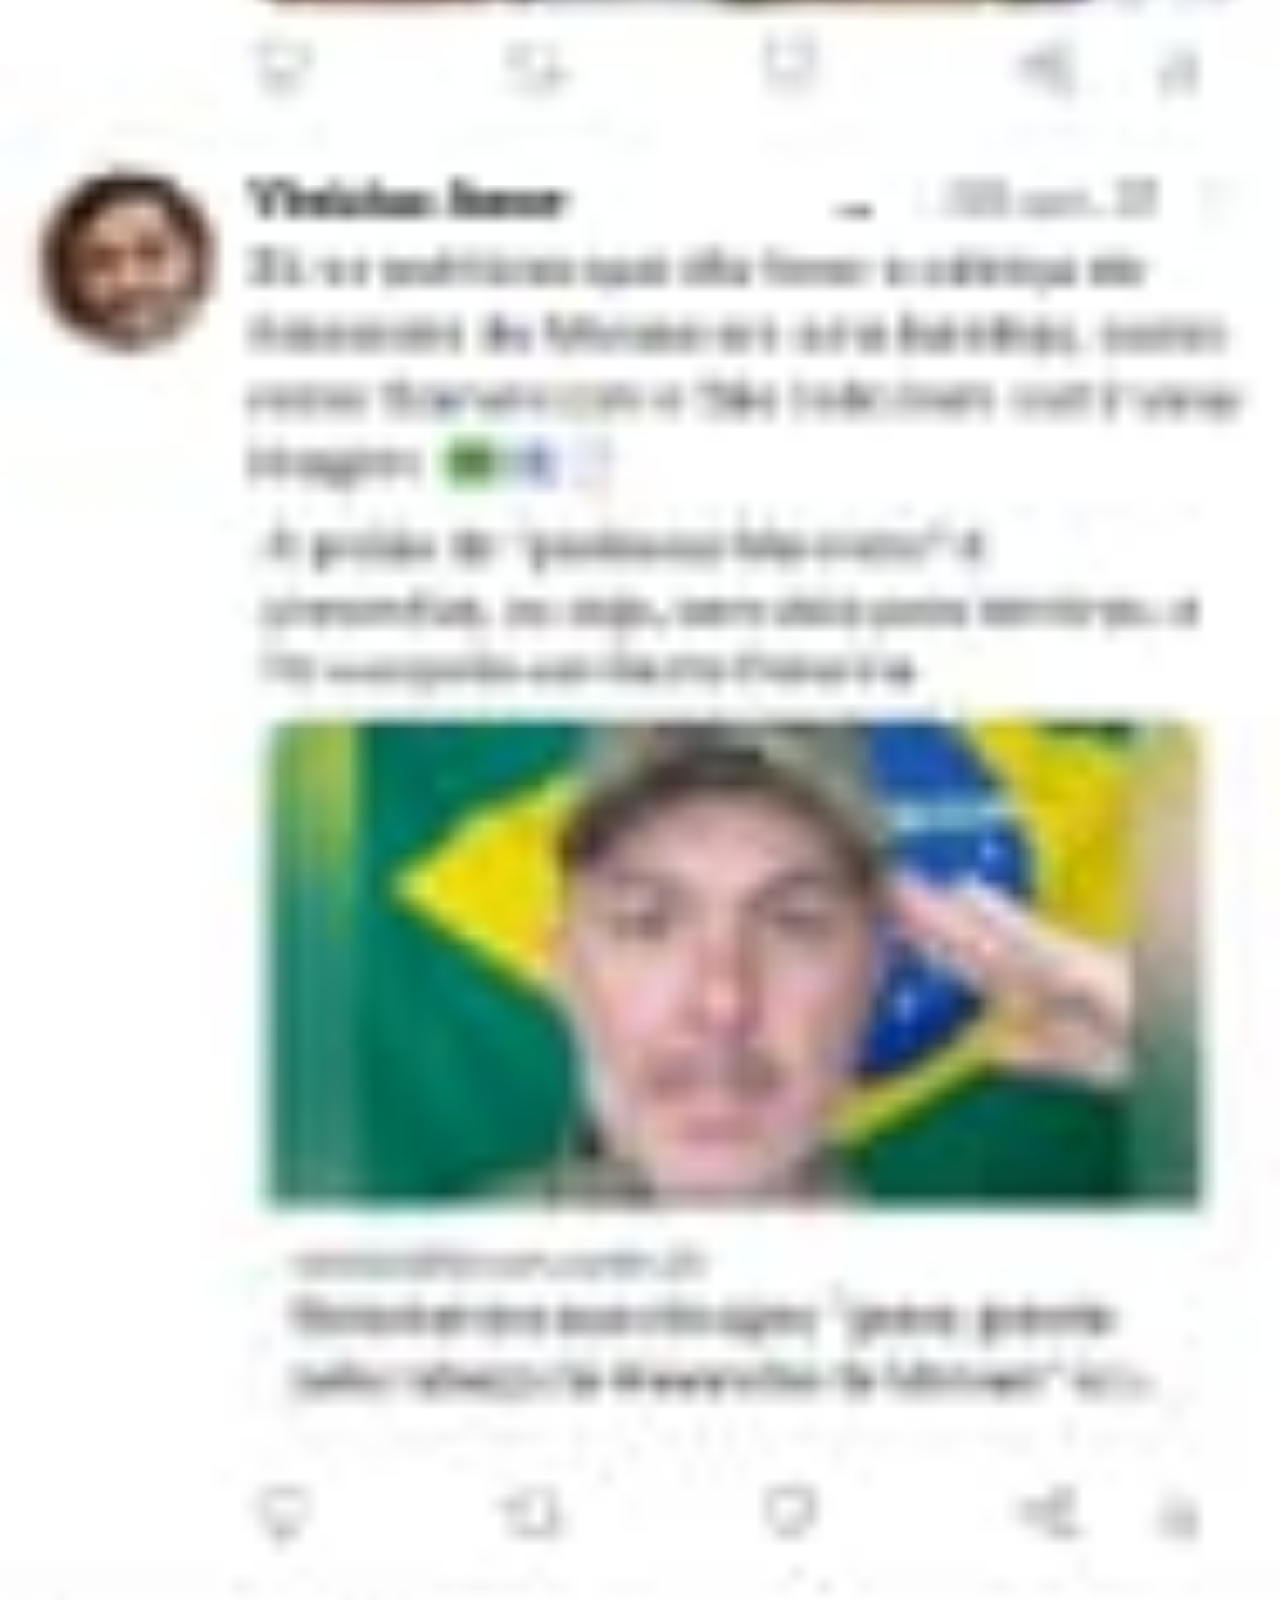
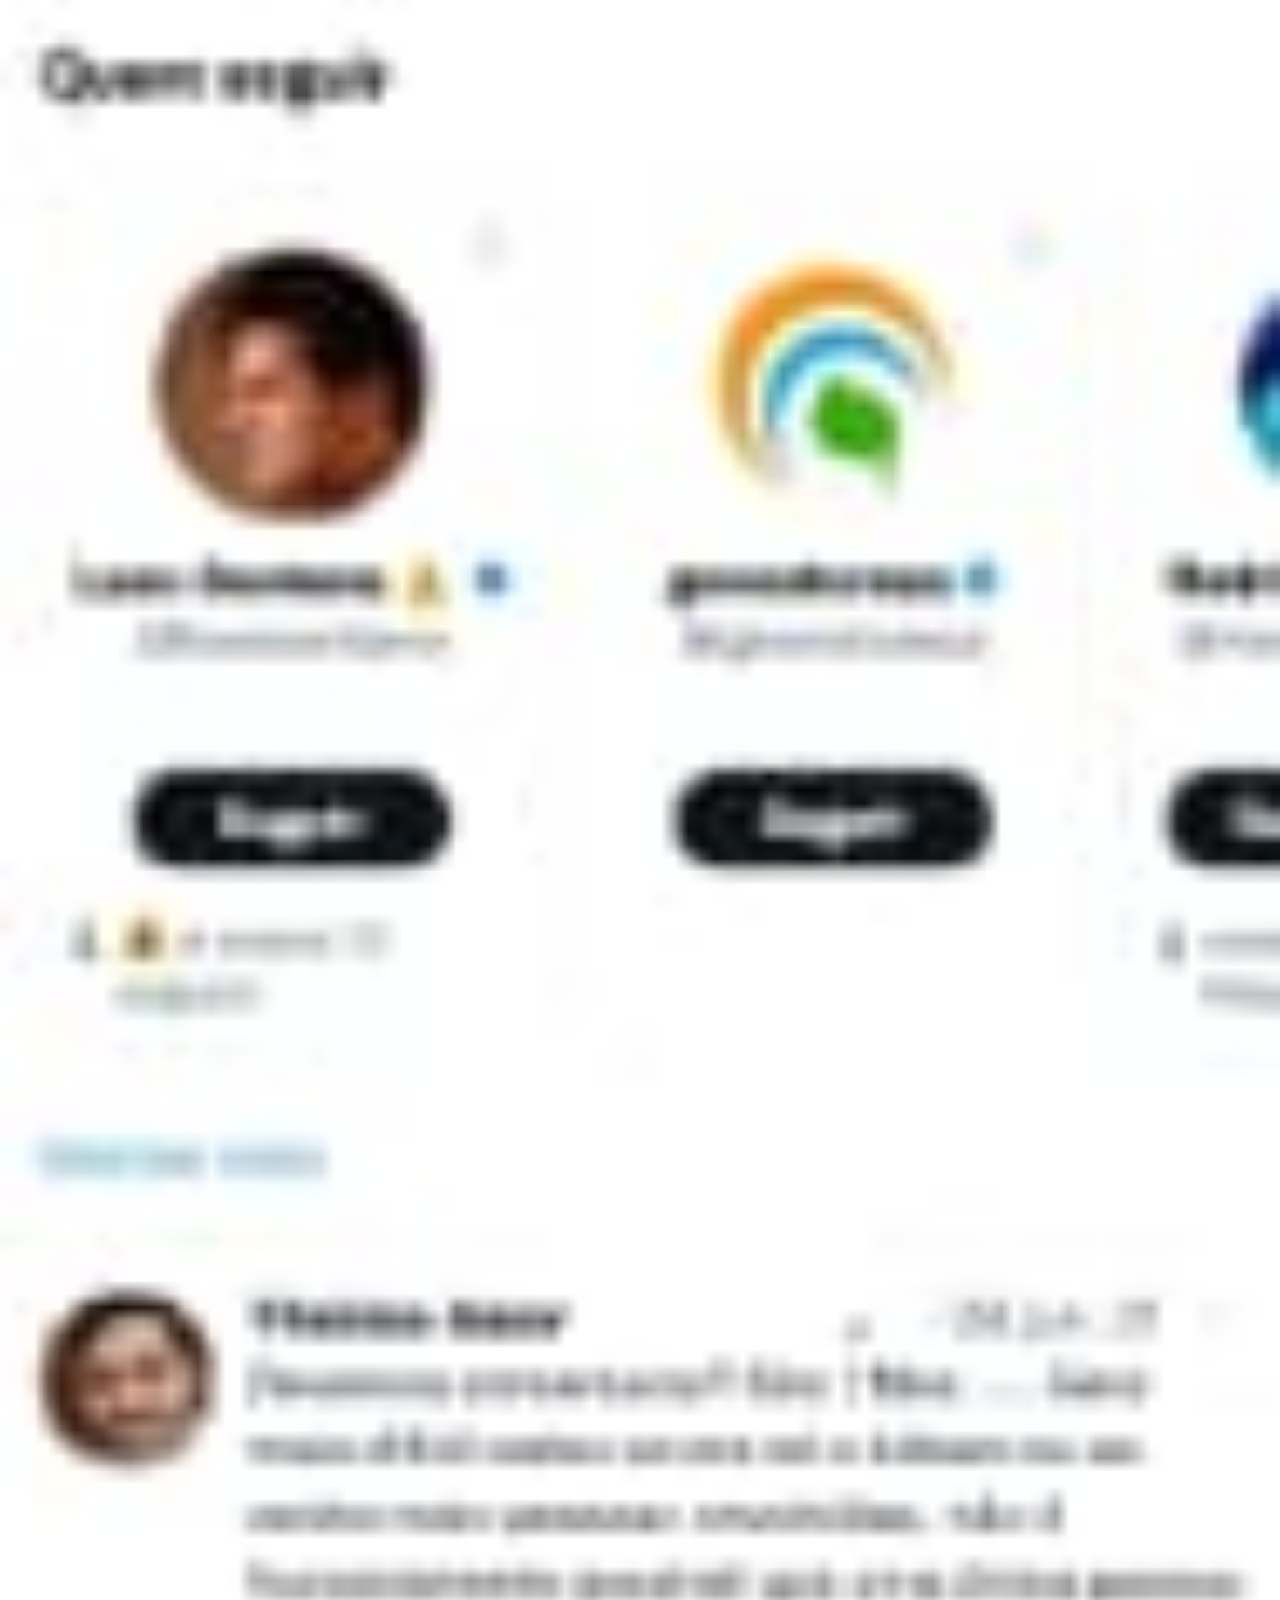
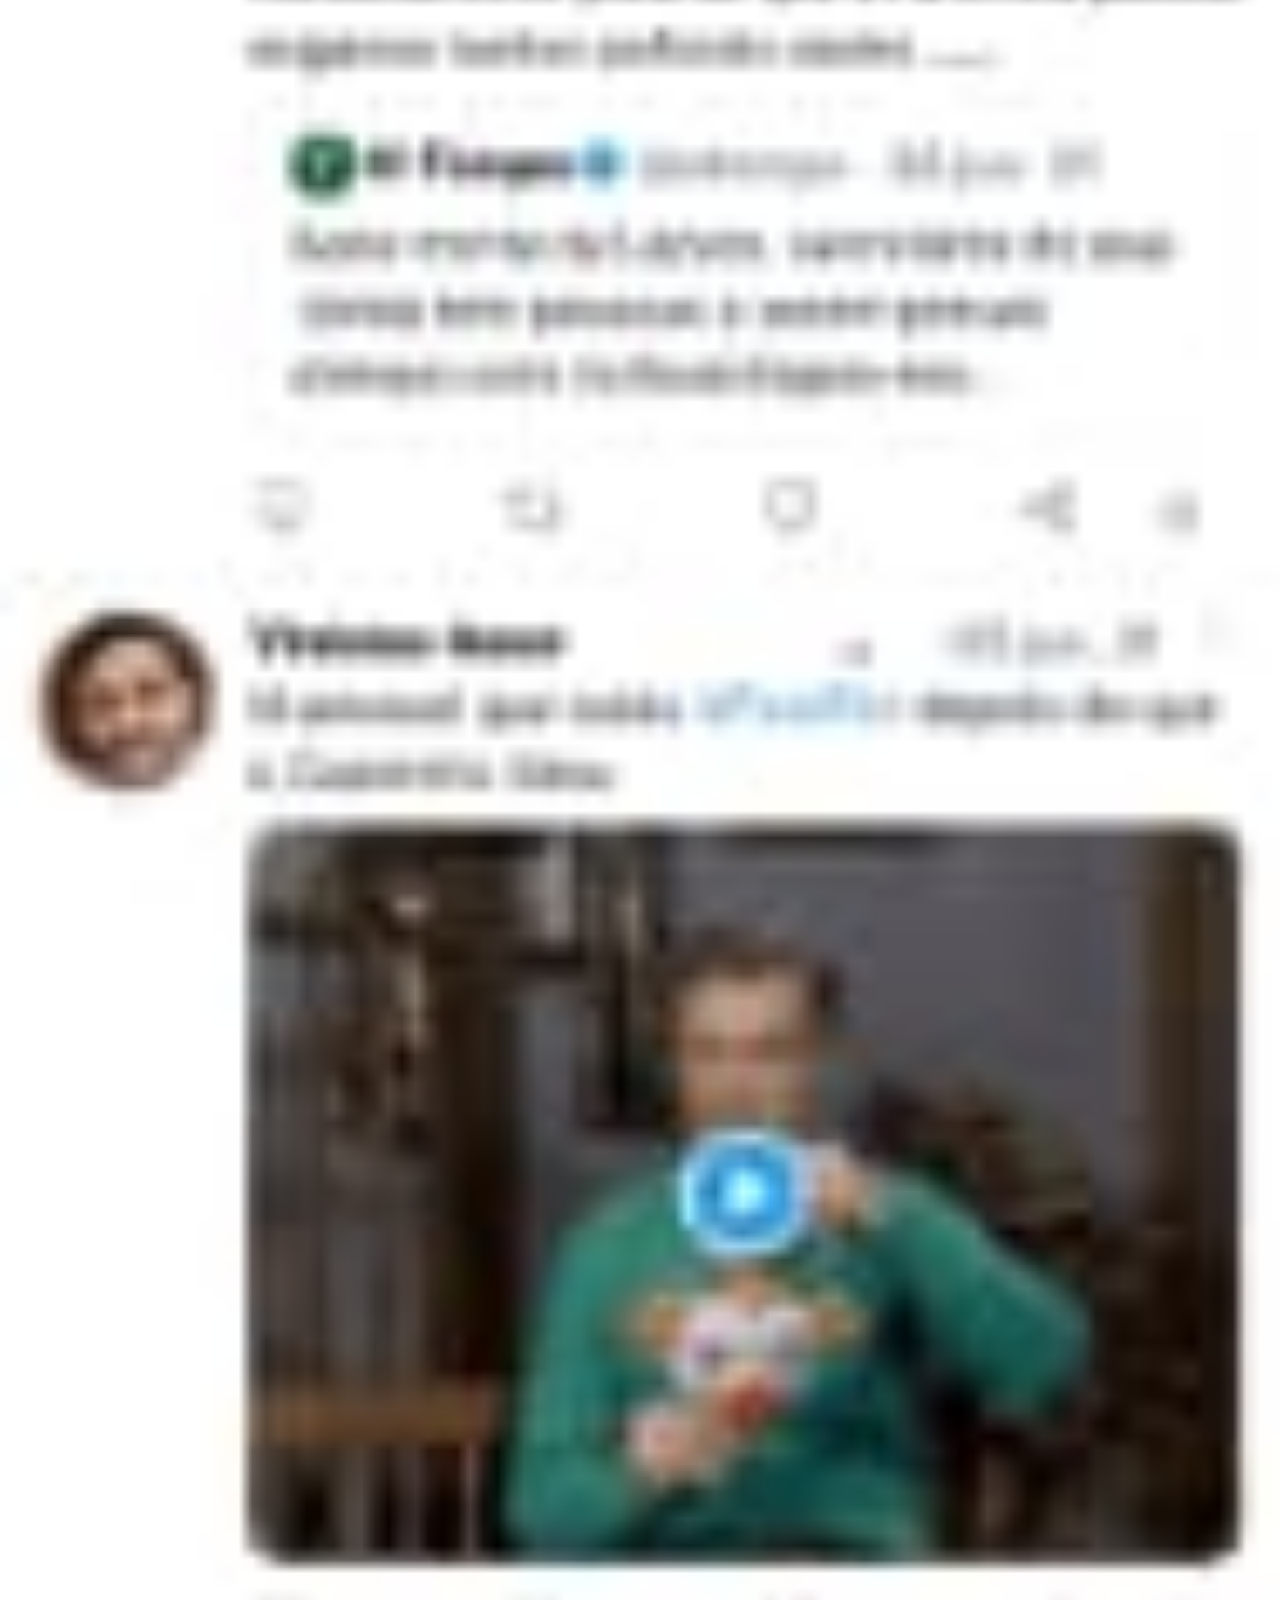
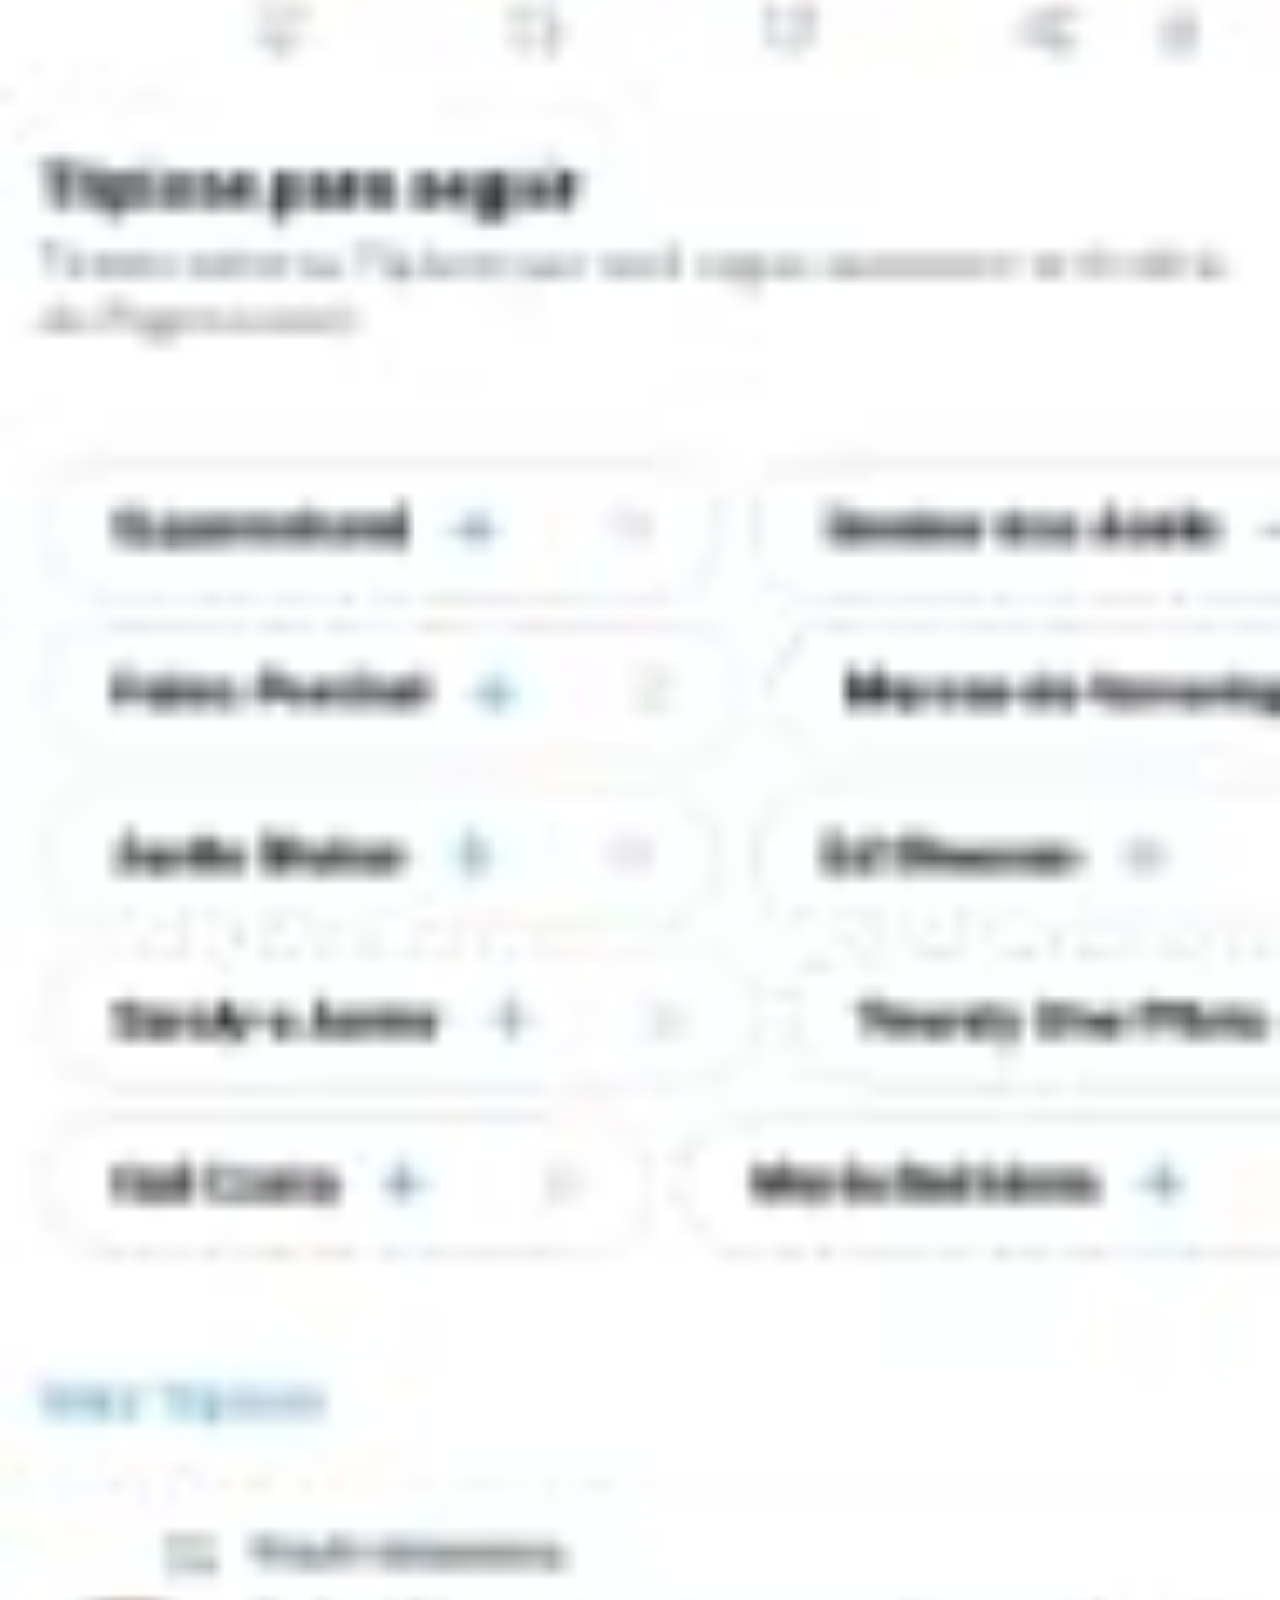
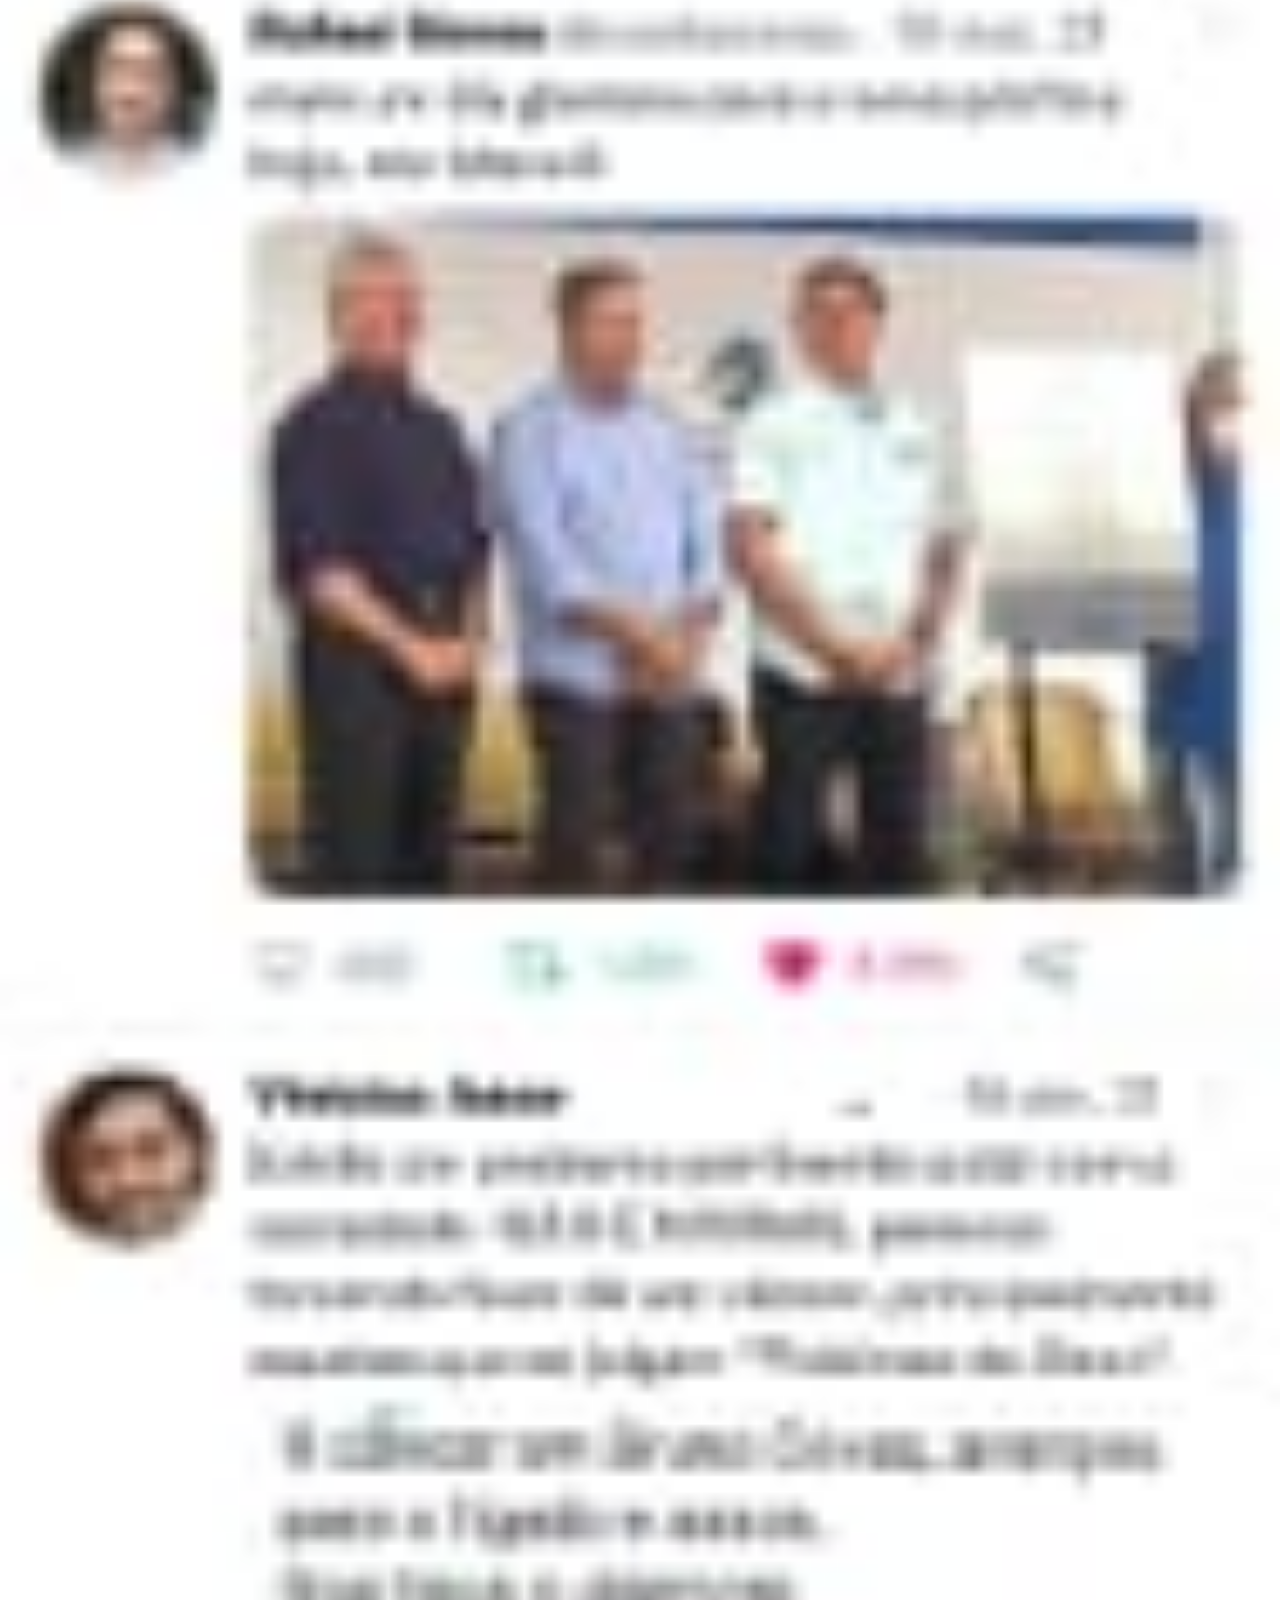
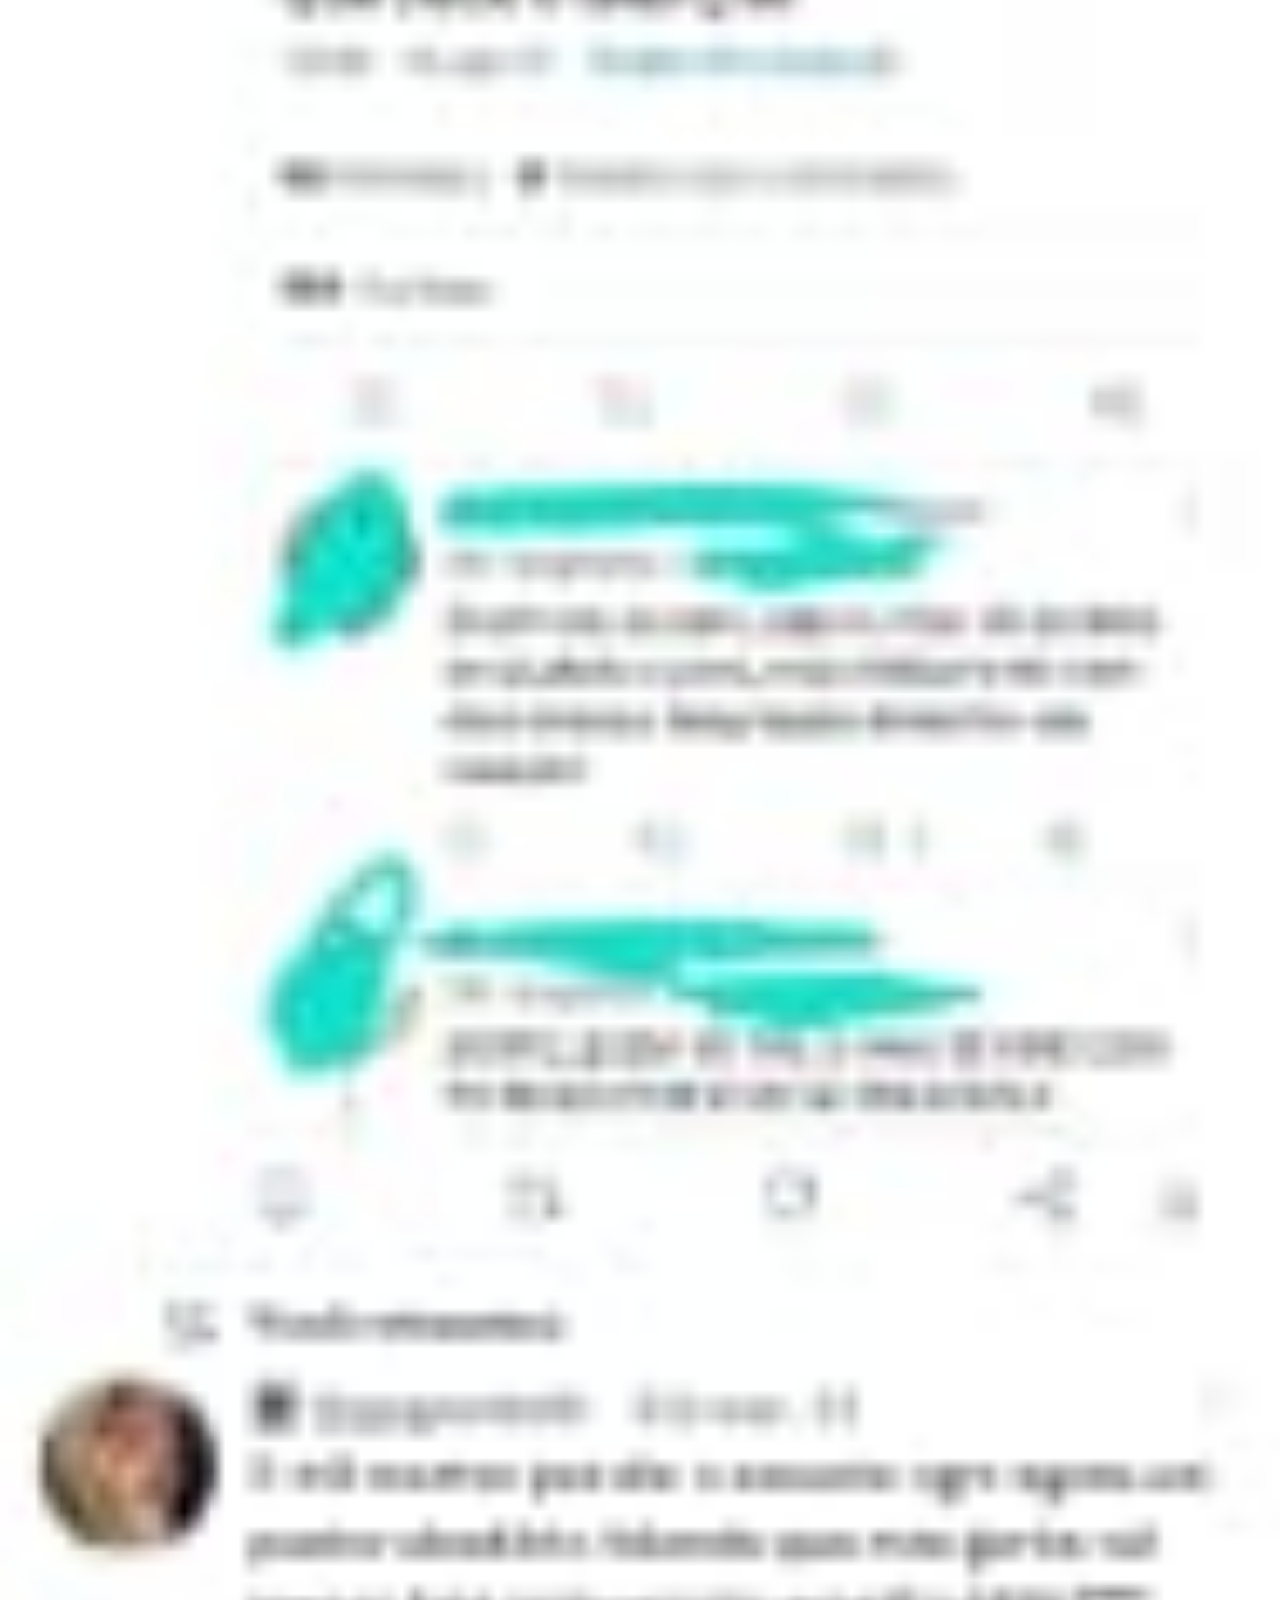
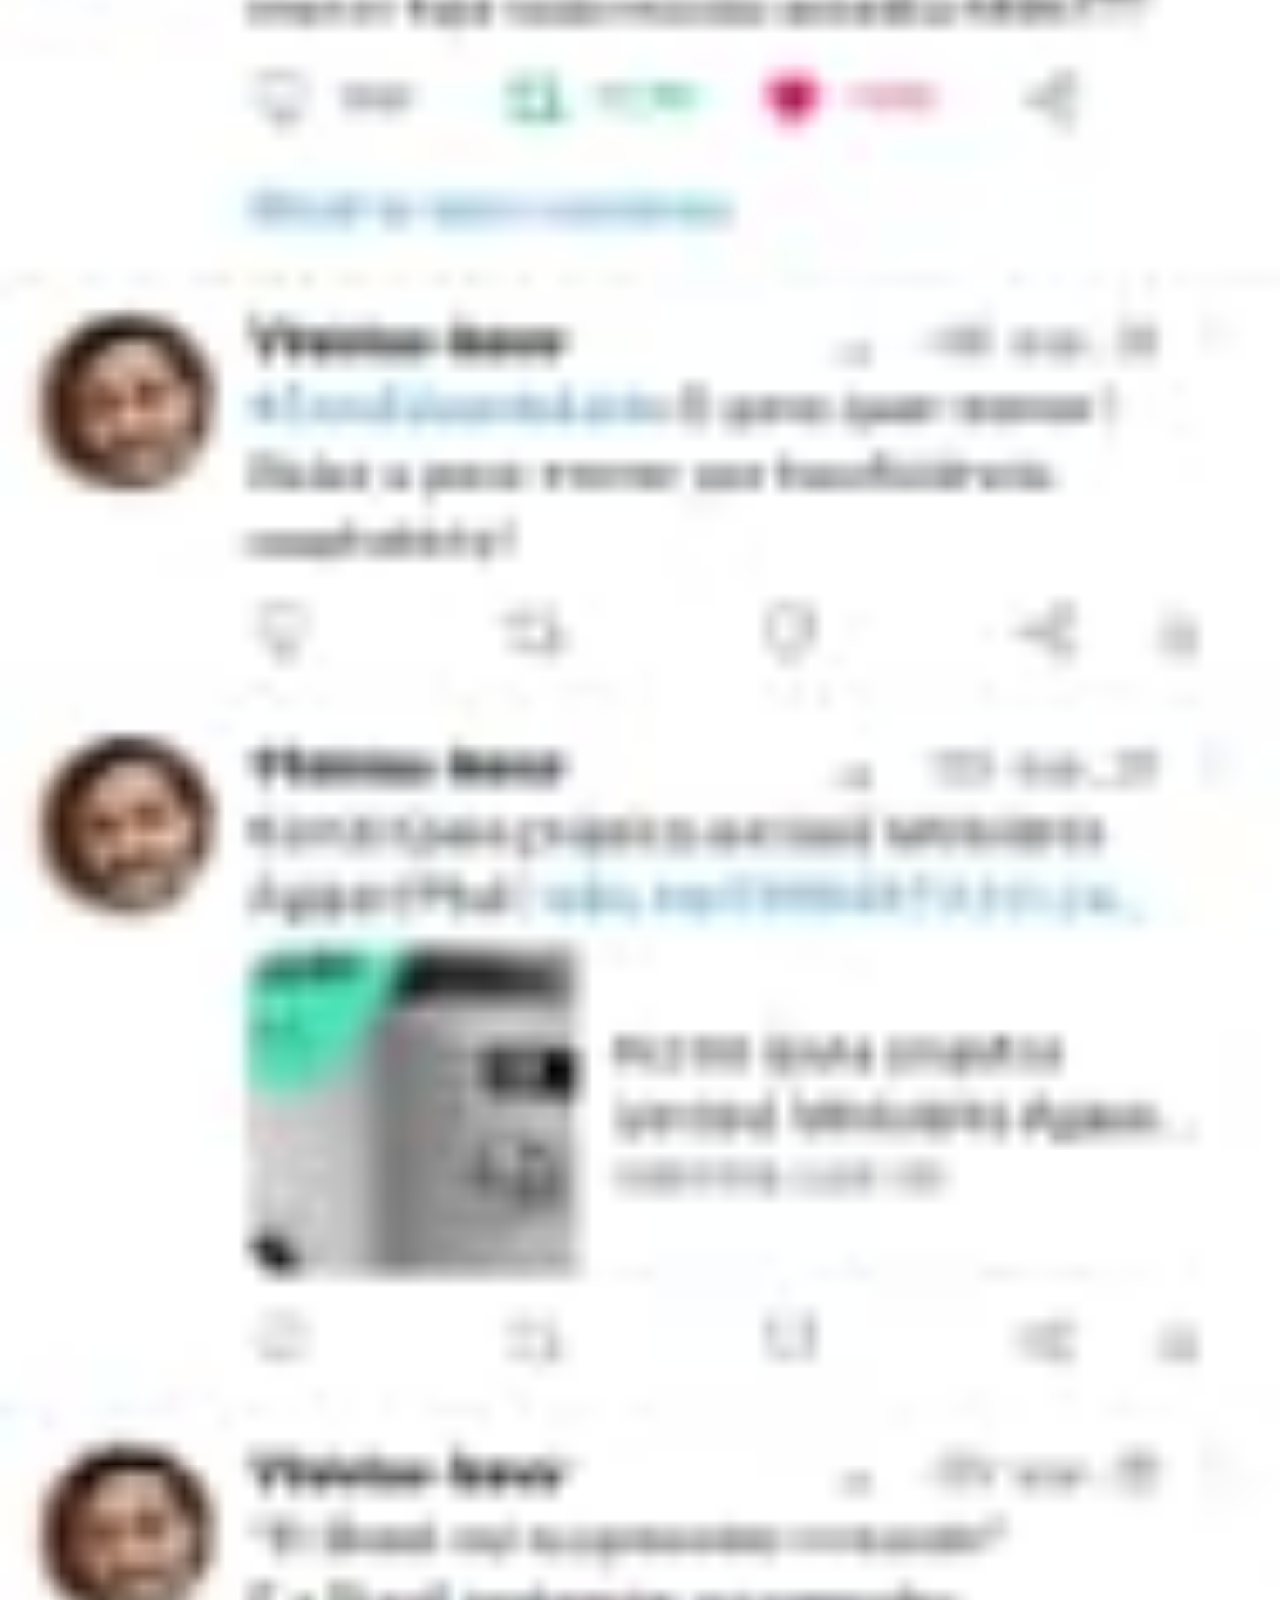
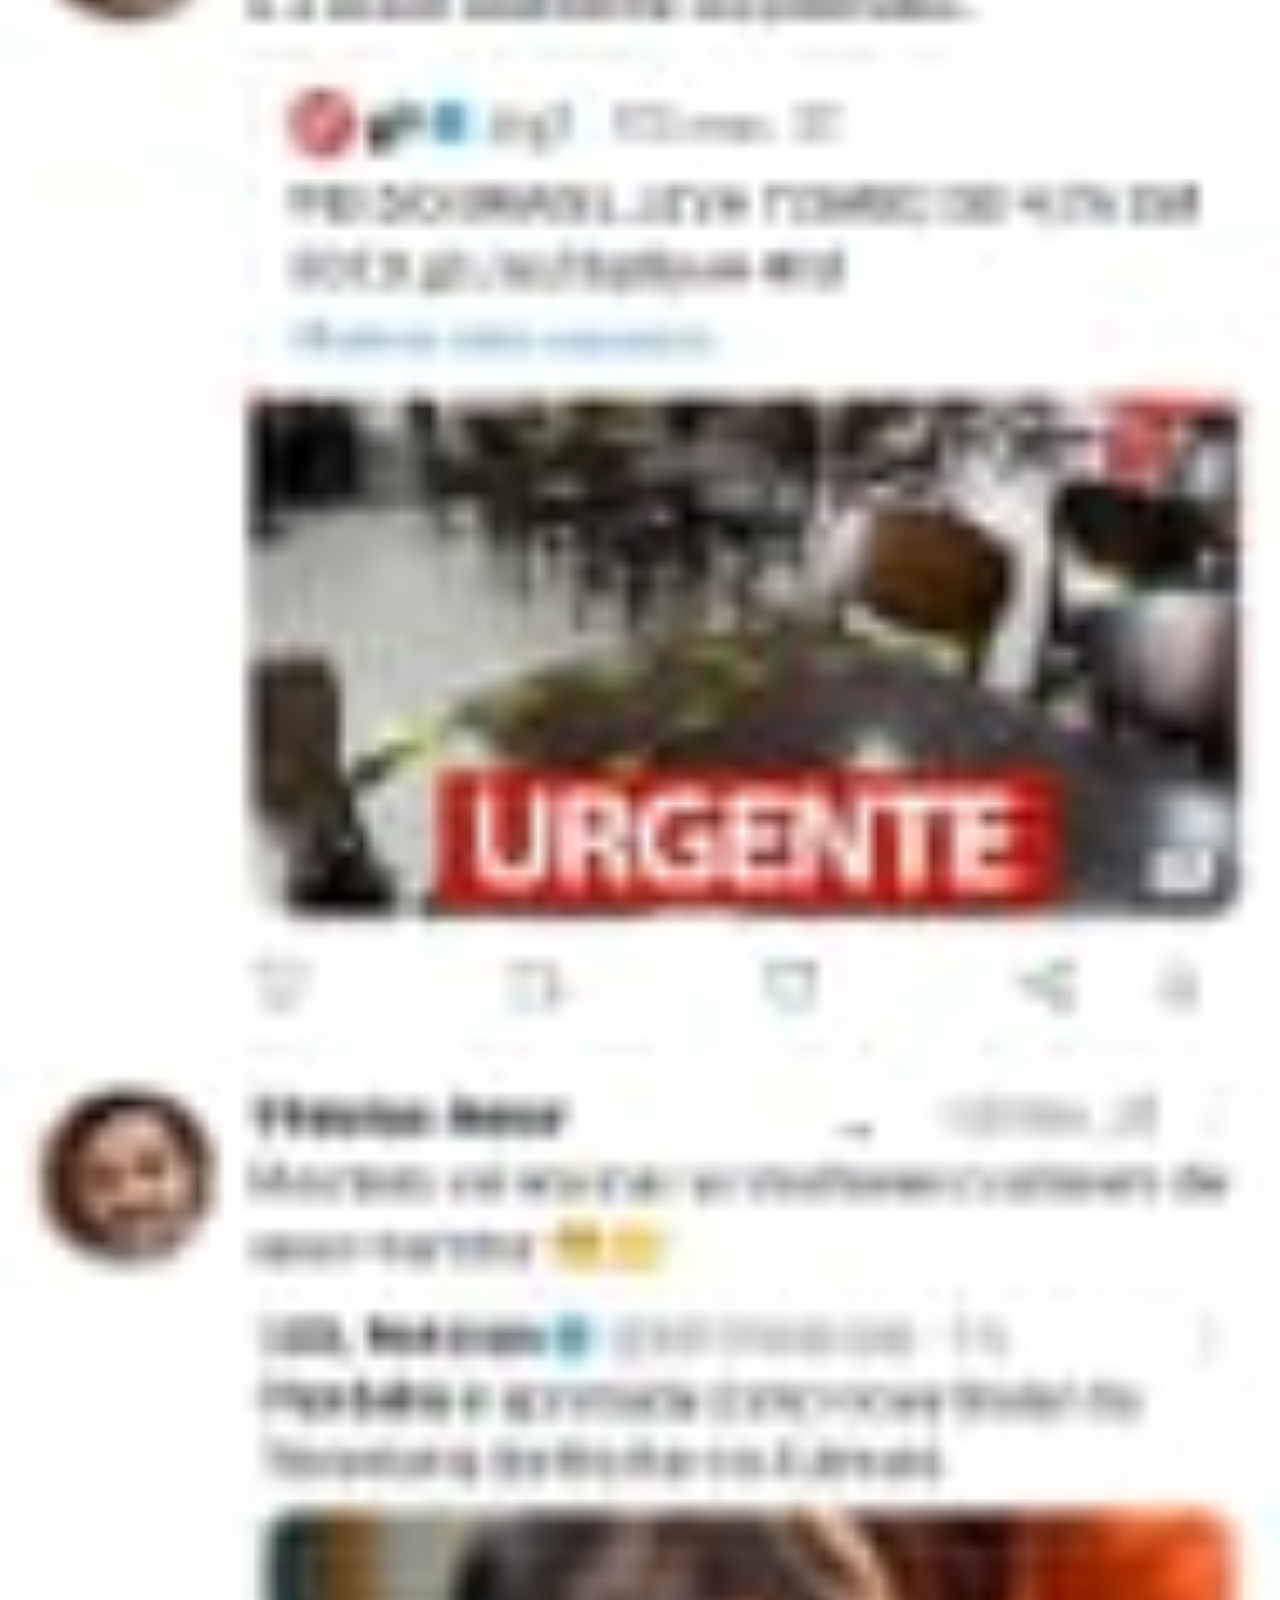
<file: twi.html>
<!DOCTYPE html>
<html lang="en">
<head>
    <meta charset="UTF-8">
    <meta http-equiv="X-UA-Compatible" content="IE=edge">
    <meta name="viewport" content="width=device-width, initial-scale=1.0">
    <title>youtube</title>
    <style>
    
        *{
            margin: 0px;
            padding: 0px;
        }

        img{
            width: 100vw;
            padding-bottom: 0px;
        }

        ::-webkit-scrollbar{
            width: 0px;
            height: 0px;
        }
    </style>
</head>
<body>
    <img src="imagens/minhas imagens/Twitter.jpeg" alt="">
    
</body>
</html>
</file>
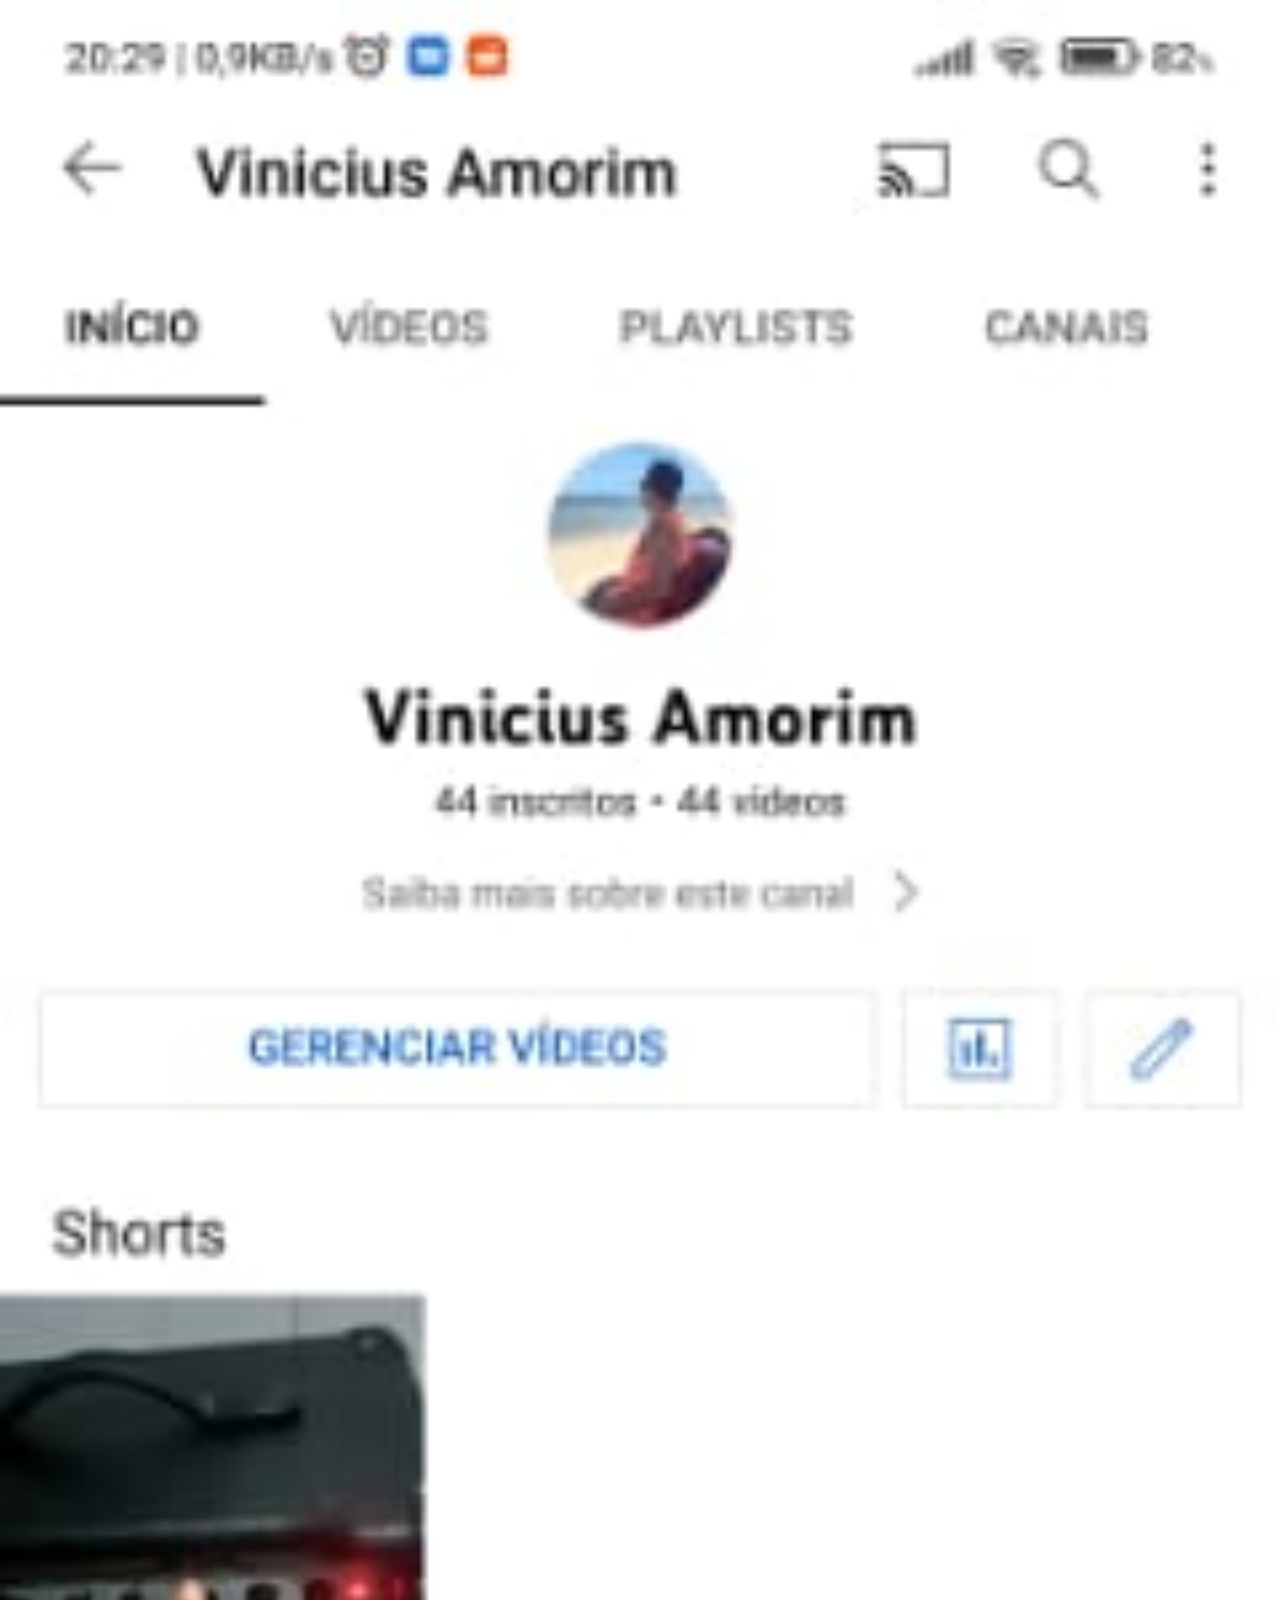
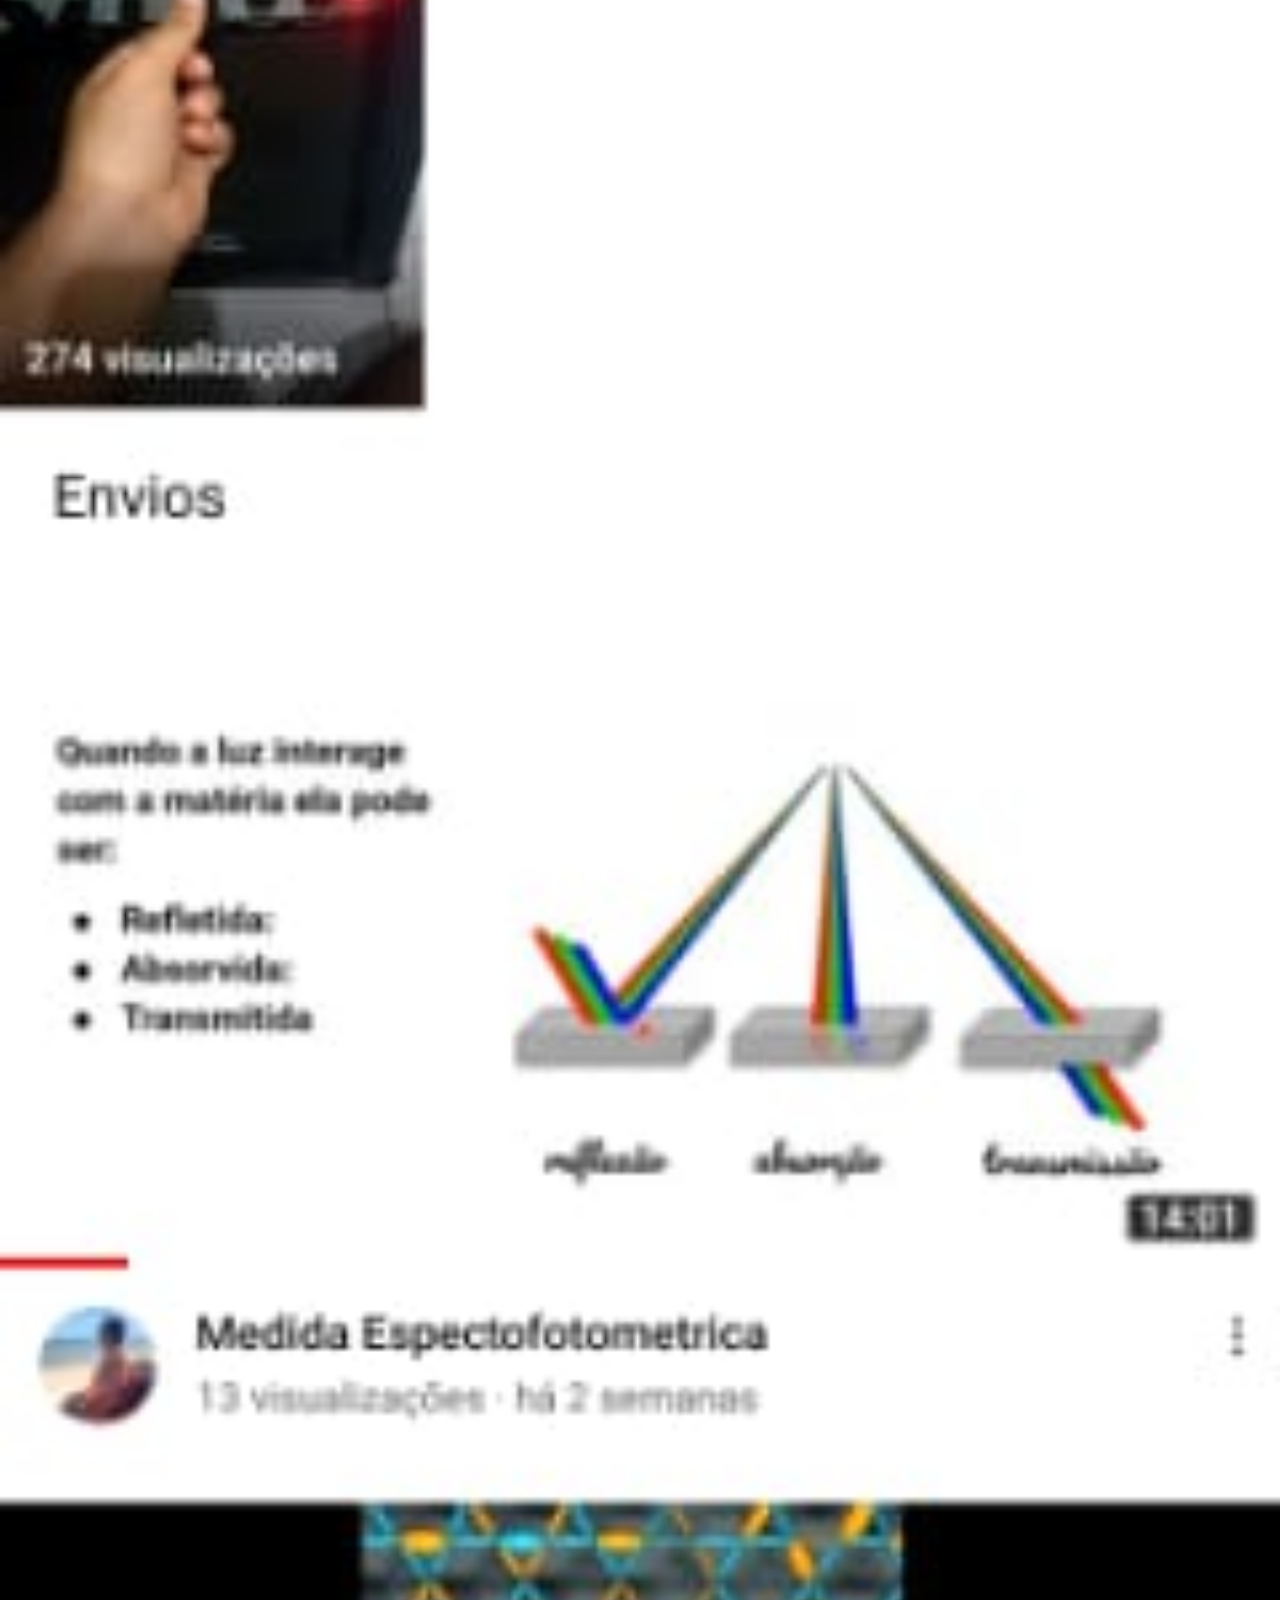
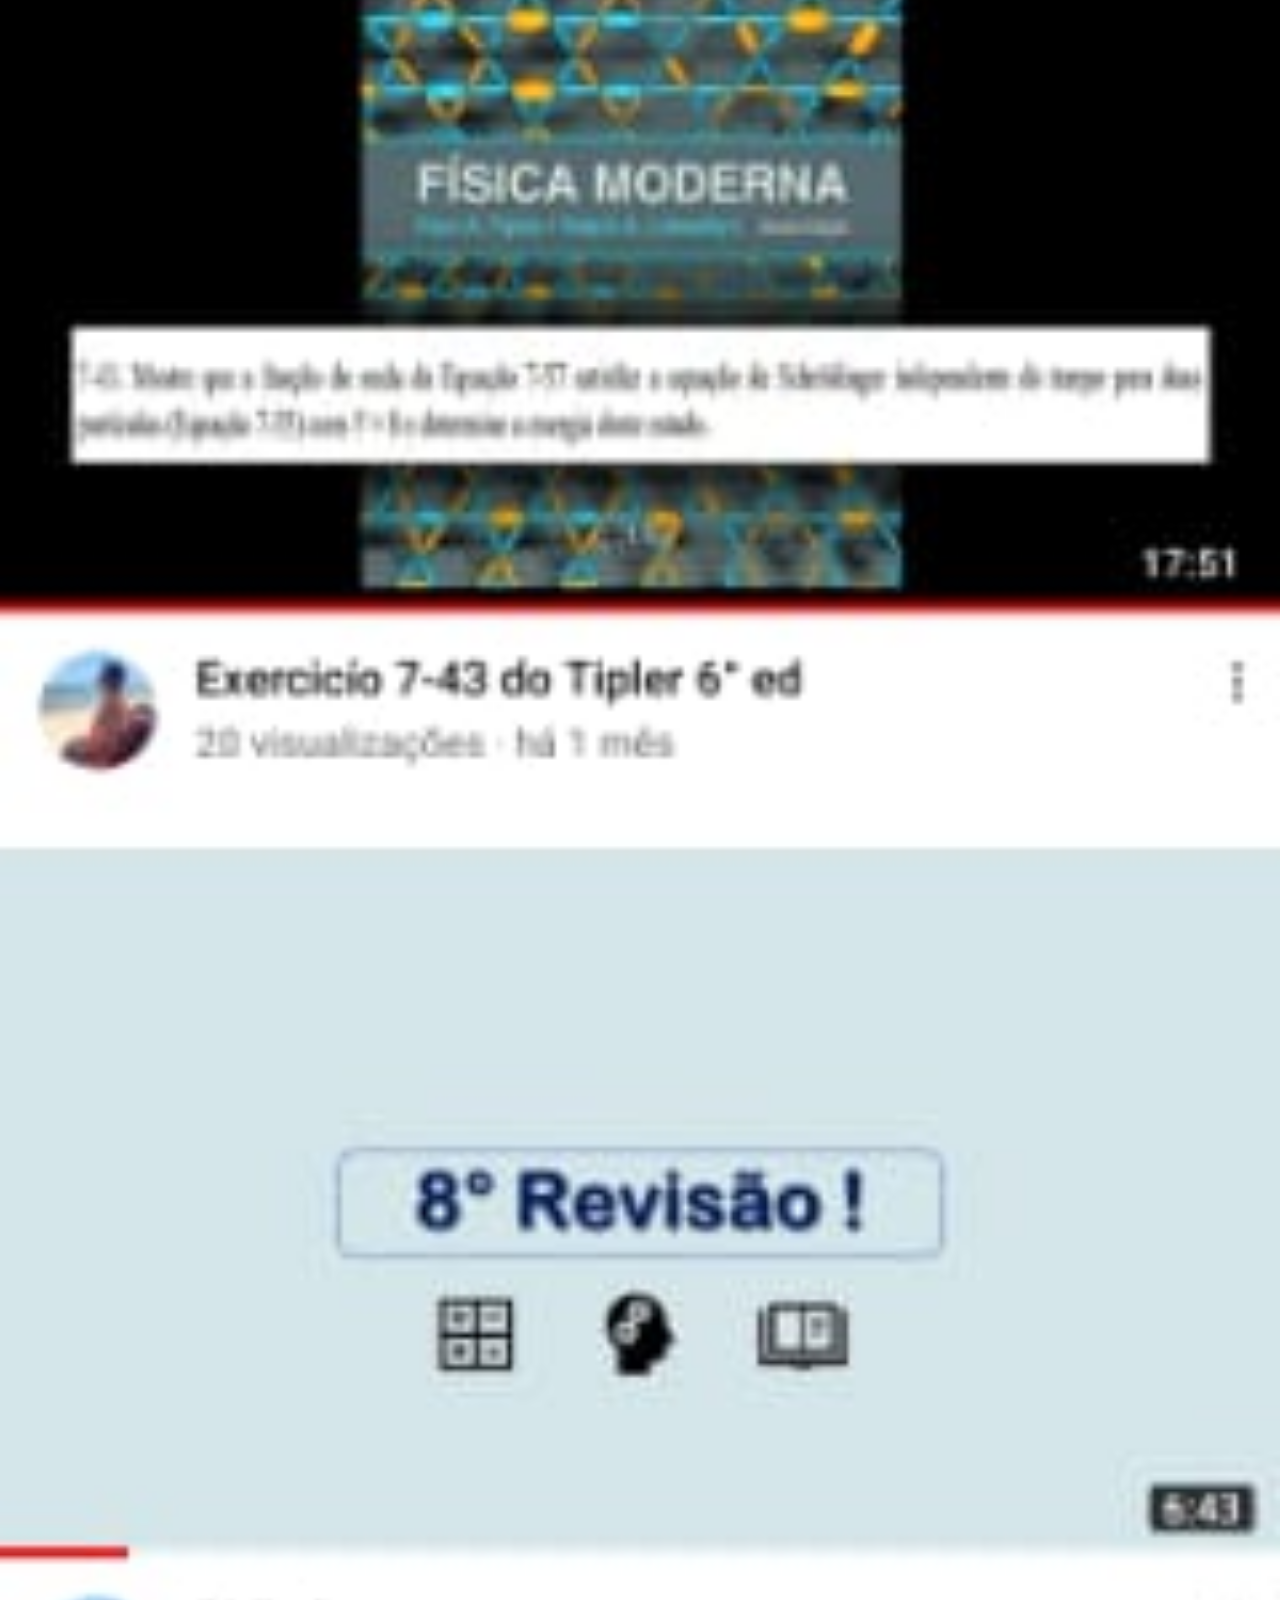
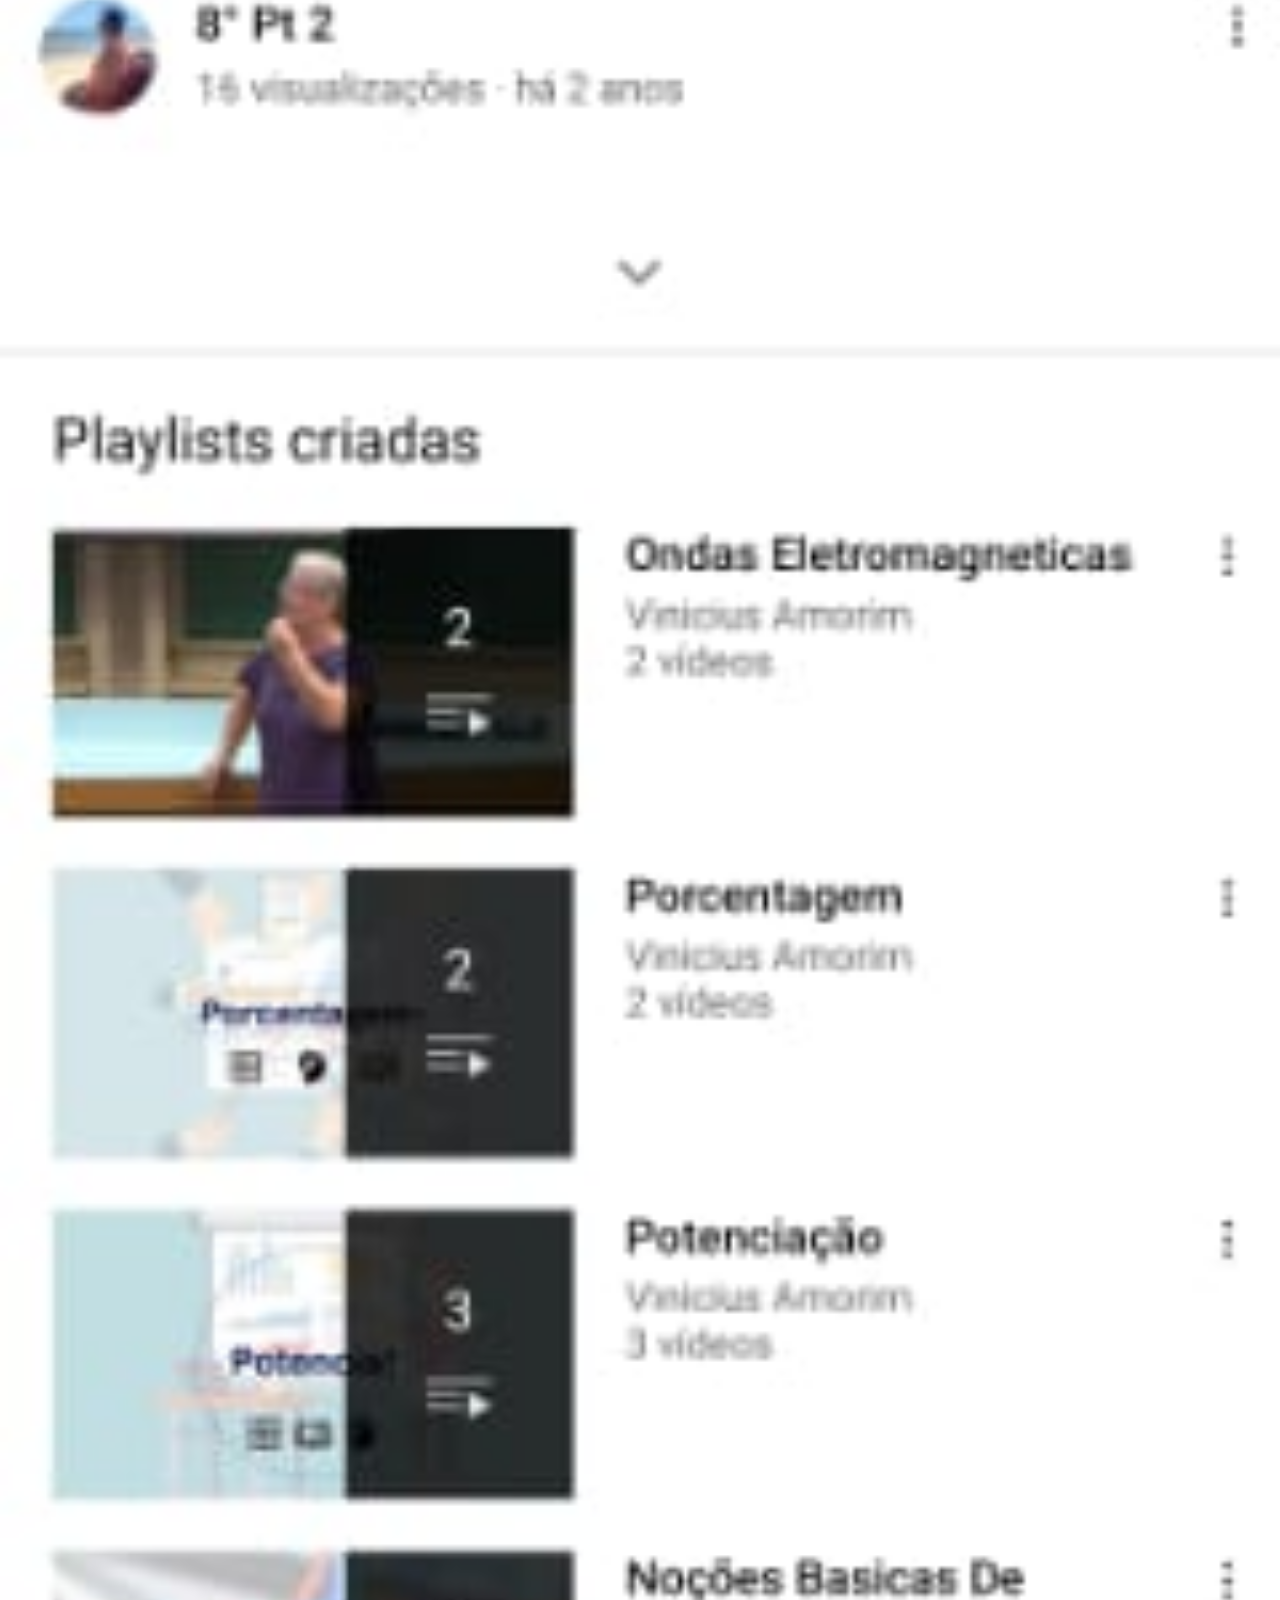
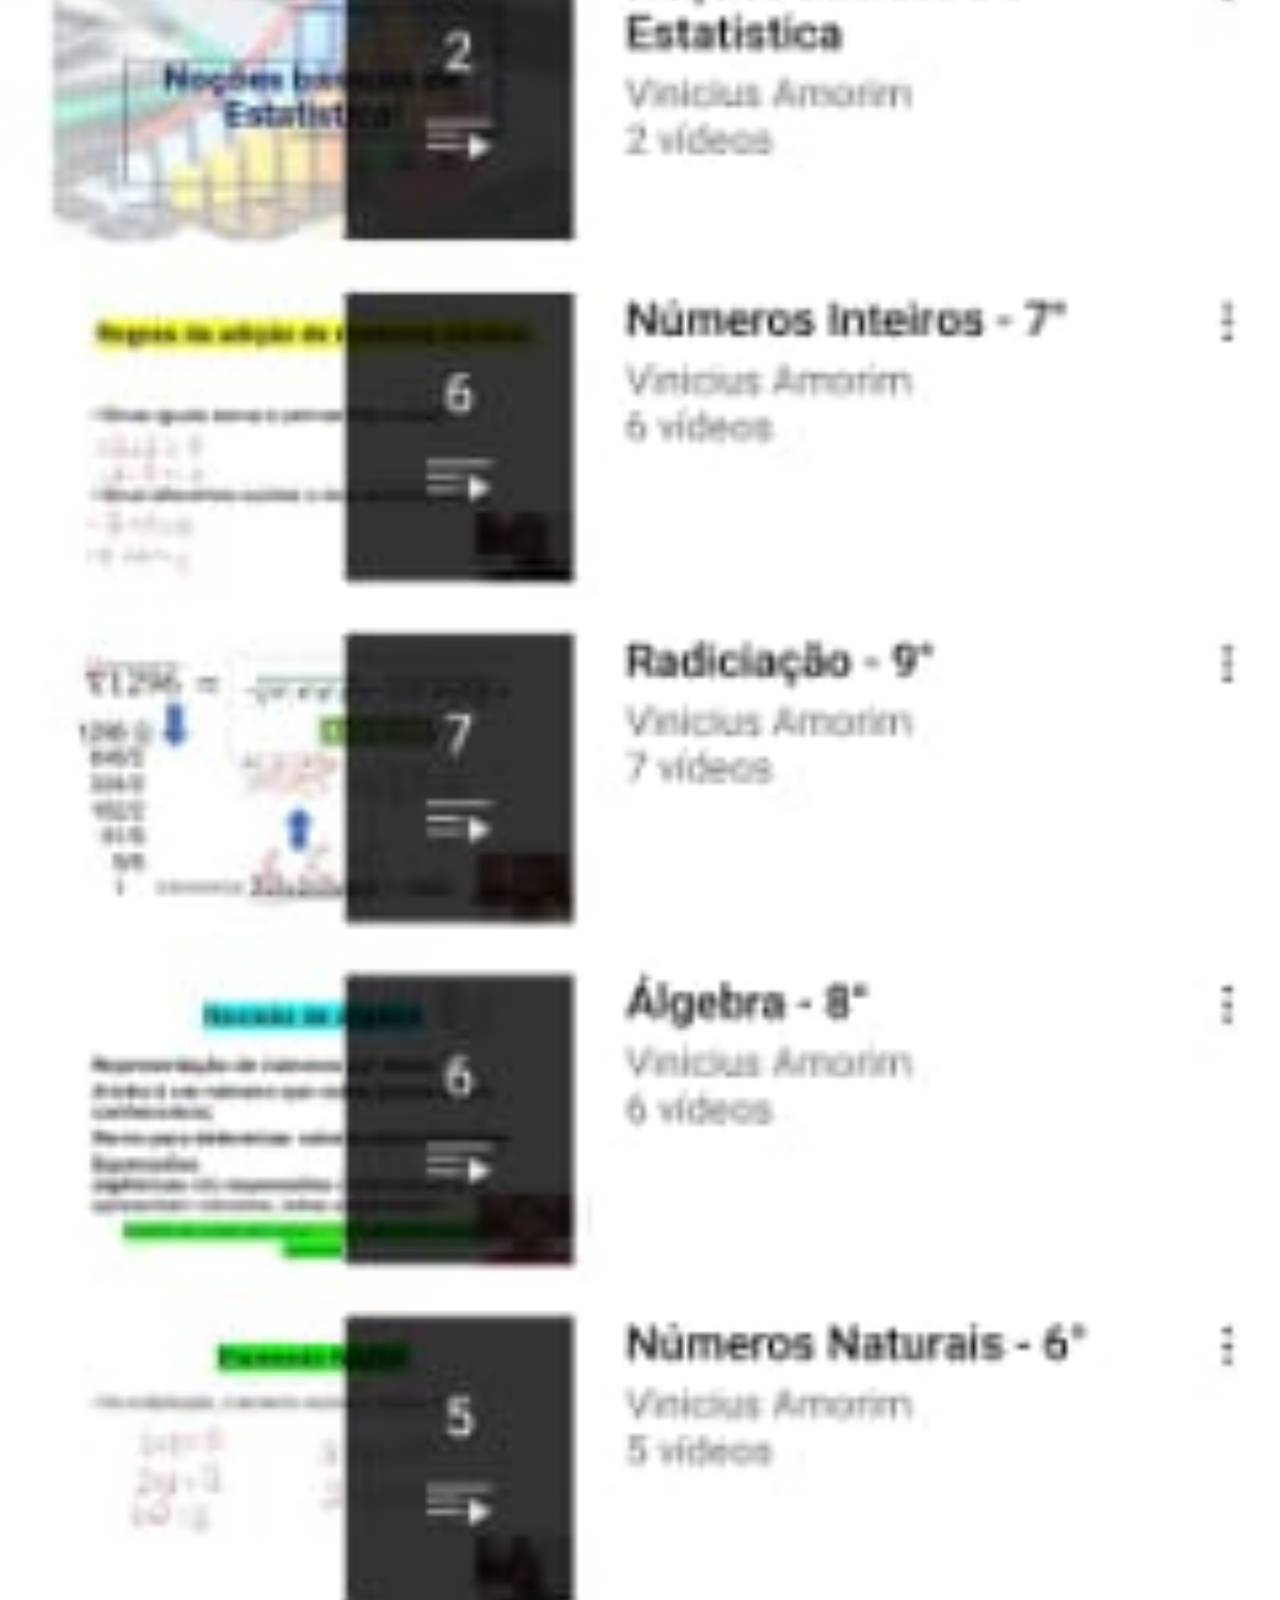
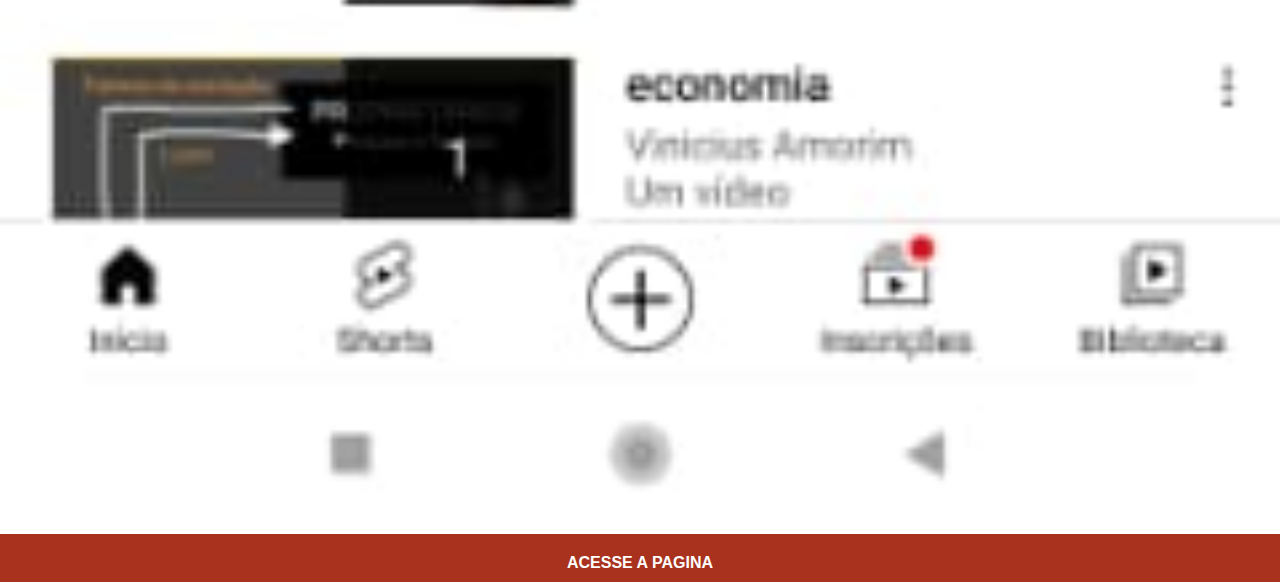
<file: you.html>
<!DOCTYPE html>
<html lang="en">
<head>
    <meta charset="UTF-8">
    <meta http-equiv="X-UA-Compatible" content="IE=edge">
    <meta name="viewport" content="width=device-width, initial-scale=1.0">
    <title>youtube</title>
    <style>
    
        *{
            margin: 0px;
            padding: 0px;
        }

        img{
            width: 100vw;
            padding-bottom: 0px;
        }

        ::-webkit-scrollbar{
            width: 0px;
            height: 0px;
        }
        div{
            position: relative;
            font-family: Arial, Helvetica, sans-serif;
            color: white;
            background-color: rgb(168, 50, 29);
            text-align: center;
            padding-bottom: 10px;
            padding-top: 20px;
            width: 100vw;
            font-weight: bold;
            top: -3px;
        }
    </style>
</head>
<body>
    <img src="imagens/minhas imagens/you.jpeg" alt="">
    <div> <p>ACESSE A PAGINA</p></div>
</body>
</html>
</file>
<file: style.css>
*{
    margin: 0px;
    padding: 0px;
}

body {
    height: 100vh;
    width: 100vw;
    background-image: url(imagens/tunnel-gb50cc8289_1920.jpg);
    background-repeat: no-repeat;
    background-size: cover;
}

main{
    position: absolute;
    height: 400px;
    width: 400px;
    transform: translate(-50%, -50%);
    top: 50%;
    left: 50%;
    background-image: url(imagens/frame-iphone.png);
    background-repeat: no-repeat;
    background-position: center;
    background-size: contain;
}

#icones{
    position: absolute;
    
    height: 600px;
    width: 50px;
    left: 100%;
    transform: translate(-100%);
}

#home{
    background-image: url(imagens/logo-home.jpg);
    height: 40px;
    width: 39px;
    background-repeat: no-repeat;
    background-size: cover;
    border-radius: 100px;
    margin-top: 20px;
}

#youtube{
    
    background-image: url(imagens/logo-youtube.jpg);
    height: 40px;
    width: 40px;
    margin-top: 10px;
    background-repeat: no-repeat;
    background-size: cover;
    border-radius: 100px;
}

#git{
    
    background-image: url(imagens/logo-github.jpg);
    height: 40px;
    width: 40px;
    margin-top: 10px;
    background-repeat: no-repeat;
    background-size: cover;
    border-radius: 100px;
}

#ins{
    
    background-image: url(imagens/logo-instagram.jpg);
    height: 40px;
    width: 40px;
    margin-top: 10px;
    background-repeat: no-repeat;
    background-size: cover;
    border-radius: 100px;
}

#twi{
    
    background-image: url(imagens/logo-twitter.jpg);
    height: 40px;
    width: 40px;
    margin-top: 10px;
    background-repeat: no-repeat;
    background-size: cover;
    border-radius: 100px;
}

#fac{
    
    background-image: url(imagens/logo-facebook.jpg);
    height: 40px;
    width: 40px;
    margin-top: 10px;
    background-repeat: no-repeat;
    background-size: cover;
    border-radius: 100px;
}

div{
    margin-bottom: 20px;
}
    
::-webkit-scrollbar{
    height: 0px;
    width: 0px;
}


iframe {
    position: fixed;
    height: 314px;
    width: 176px;
    transform: translate(-50%, -50%);
    left: 50%;
    top: 50%;
    scale: 1;
}
#yotube{
    position: absolute;
    height: 768px;
    width: 432px;
    transform: translate(-50%, -50%);
    left: 26.8%;
    top: 10%;
    scale: 0.32;
}

.botao{
    box-sizing: border-box;
    box-shadow: 2px 2px 5px black;
}

.botao:hover{
    border: 2px solid rgba(212, 202, 202, 0.653);
    box-shadow: 4px 4px 10px ;
    transform: translate(-10px,-0px);
    transition: transform .3s, border 0.2s;
}
</file>
